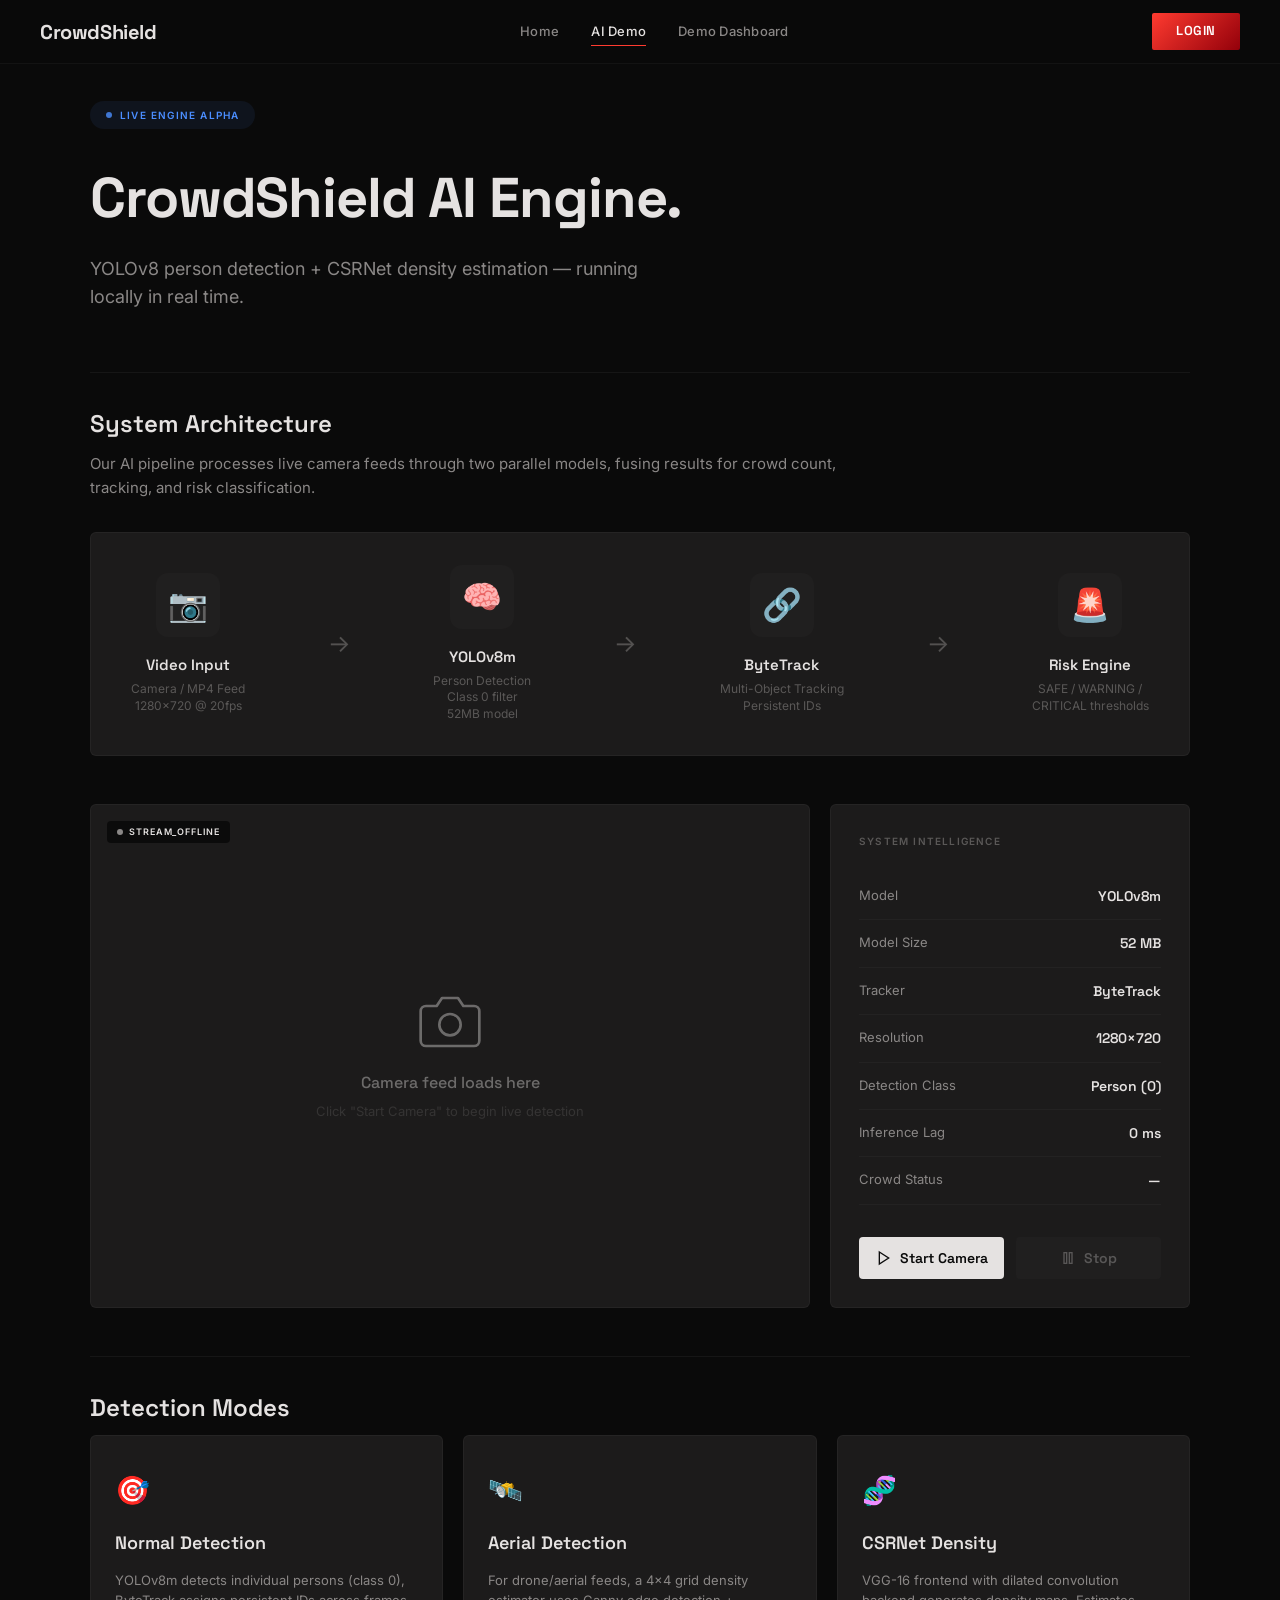
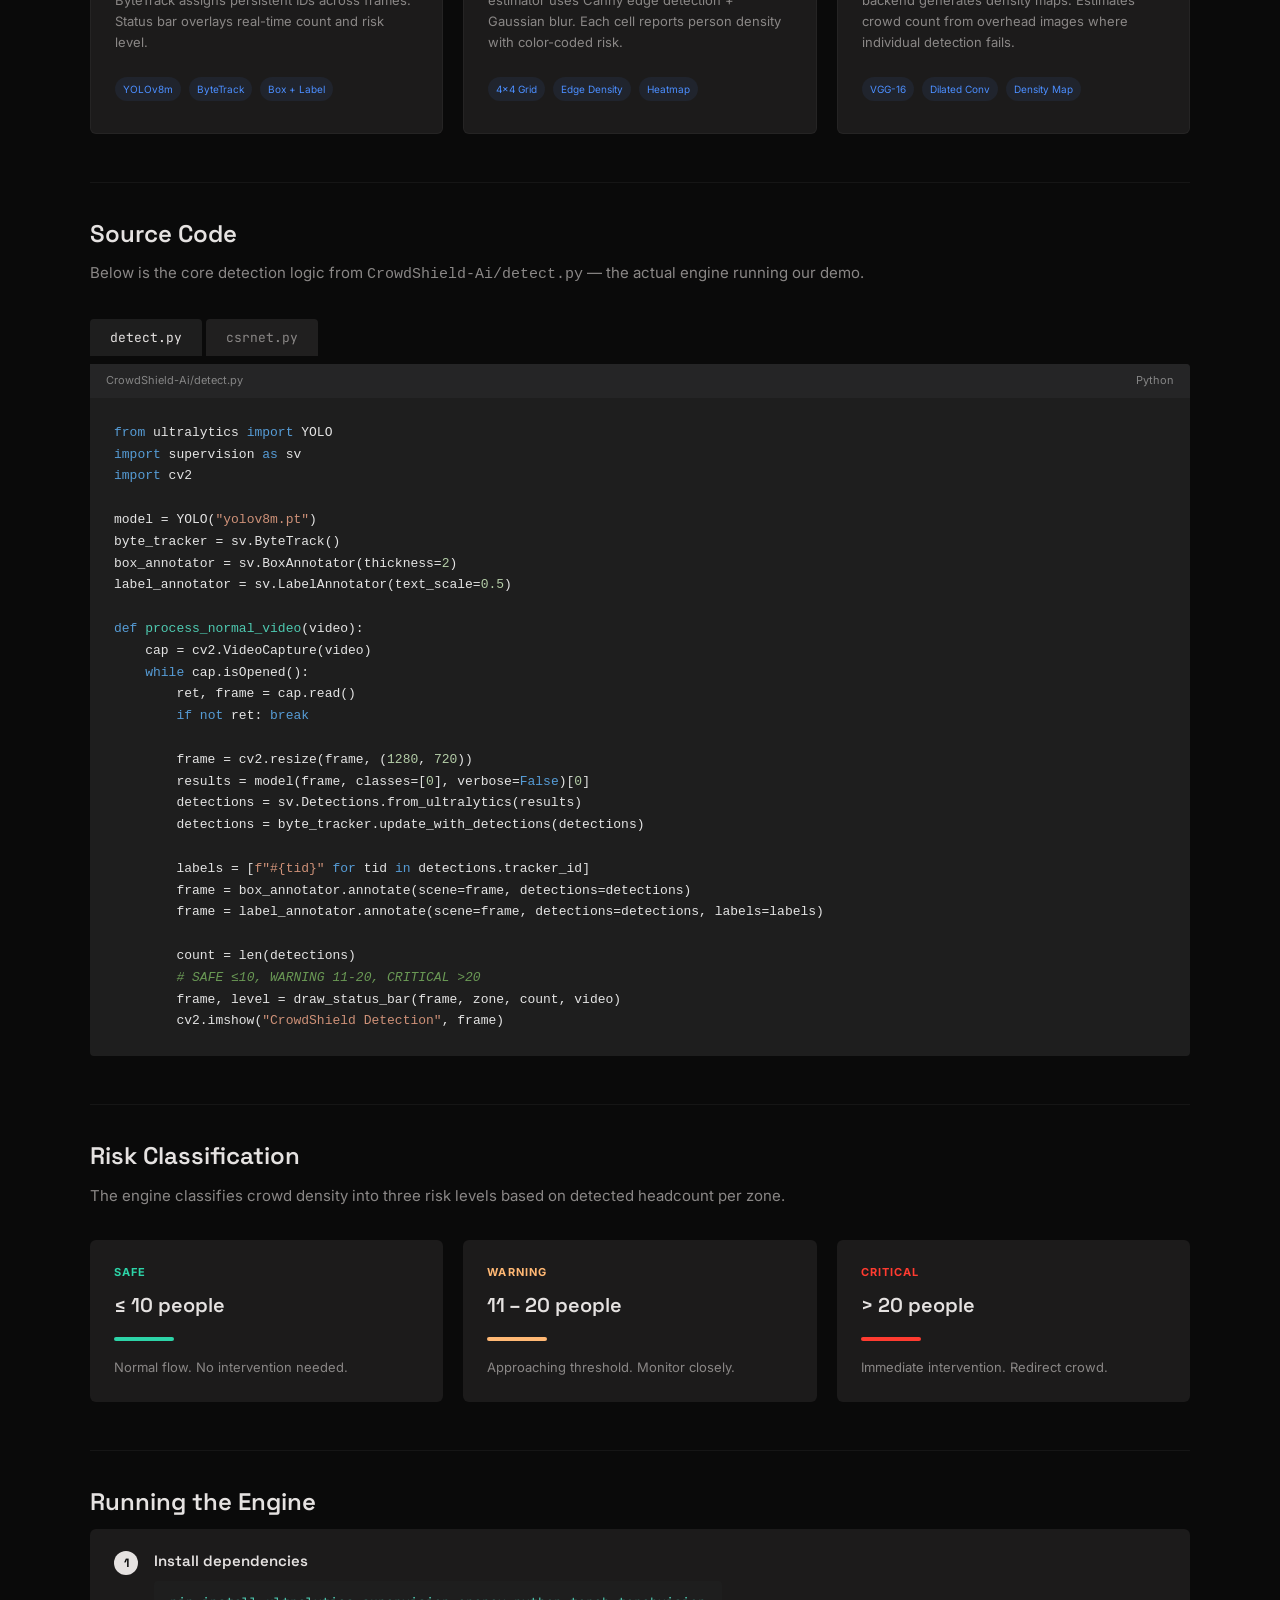
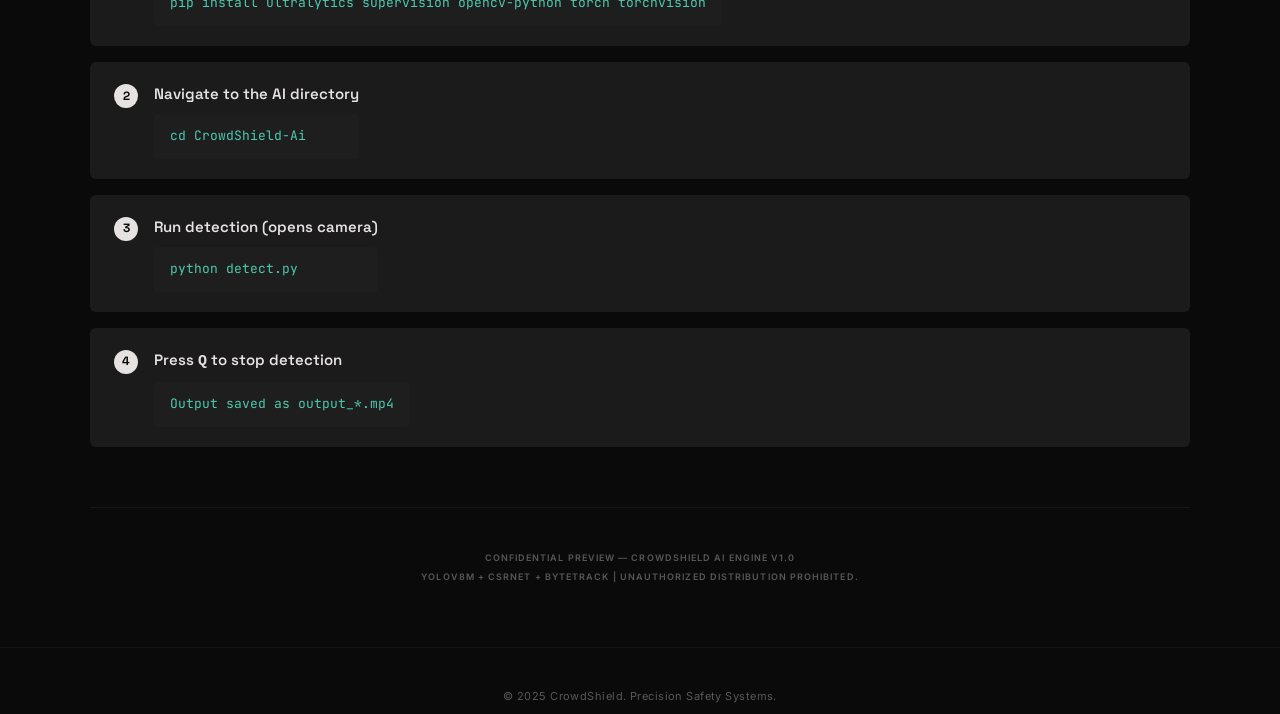
<file: ai-demo.html>
<!DOCTYPE html>
<html lang="en">
<head>
    <meta charset="UTF-8">
    <meta name="viewport" content="width=device-width, initial-scale=1.0">
    <meta name="description" content="CrowdShield — Live AI Crowd Detection Engine. YOLOv8 + CSRNet powered real-time safety intelligence.">
    <title>CrowdShield — AI Demo</title>
    <link rel="preconnect" href="https://fonts.googleapis.com">
    <link rel="preconnect" href="https://fonts.gstatic.com" crossorigin>
    <link href="https://fonts.googleapis.com/css2?family=Space+Grotesk:wght@400;500;600;700&family=Inter:wght@300;400;500;600;700&family=JetBrains+Mono:wght@400;500;600&display=swap" rel="stylesheet">
    <link rel="stylesheet" href="styles.css">
</head>
<body>
    <!-- Navigation -->
    <nav class="navbar">
        <a href="index.html" class="nav-logo">CrowdShield</a>
        <div class="nav-links">
            <a href="index.html" class="nav-link">Home</a>
            <a href="ai-demo.html" class="nav-link active">AI Demo</a>
            <a href="event-entry.html" class="nav-link">Demo Dashboard</a>
        </div>
        <a href="event-entry.html" class="nav-btn">Login</a>
    </nav>

    <!-- AI Demo Content -->
    <main class="ai-demo-page">
        <div class="ai-demo-content">
            <div class="ai-badge">
                <span class="ai-badge-dot"></span>
                LIVE ENGINE ALPHA
            </div>
            <h1 class="ai-heading">CrowdShield AI Engine.</h1>
            <p class="ai-subheading">YOLOv8 person detection + CSRNet density estimation — running locally in real time.</p>

            <!-- ===== ARCHITECTURE OVERVIEW ===== -->
            <div class="ai-arch-section">
                <h2 class="ai-section-title">System Architecture</h2>
                <p class="ai-section-desc">Our AI pipeline processes live camera feeds through two parallel models, fusing results for crowd count, tracking, and risk classification.</p>

                <div class="ai-pipeline">
                    <div class="pipeline-node input-node">
                        <div class="pipeline-icon">📷</div>
                        <p class="pipeline-label">Video Input</p>
                        <p class="pipeline-sub">Camera / MP4 Feed<br>1280×720 @ 20fps</p>
                    </div>
                    <div class="pipeline-arrow">→</div>
                    <div class="pipeline-node model-node">
                        <div class="pipeline-icon">🧠</div>
                        <p class="pipeline-label">YOLOv8m</p>
                        <p class="pipeline-sub">Person Detection<br>Class 0 filter<br>52MB model</p>
                    </div>
                    <div class="pipeline-arrow">→</div>
                    <div class="pipeline-node model-node">
                        <div class="pipeline-icon">🔗</div>
                        <p class="pipeline-label">ByteTrack</p>
                        <p class="pipeline-sub">Multi-Object Tracking<br>Persistent IDs</p>
                    </div>
                    <div class="pipeline-arrow">→</div>
                    <div class="pipeline-node output-node">
                        <div class="pipeline-icon">🚨</div>
                        <p class="pipeline-label">Risk Engine</p>
                        <p class="pipeline-sub">SAFE / WARNING /<br>CRITICAL thresholds</p>
                    </div>
                </div>
            </div>

            <!-- ===== LIVE CAMERA FEED ===== -->
            <div class="ai-camera-area">
                <div class="camera-feed" id="camera-feed">
                    <div class="camera-stream-badge" id="stream-badge">
                        <span class="camera-stream-dot" id="stream-dot"></span>
                        <span id="stream-status">STREAM_OFFLINE</span>
                    </div>
                    <img id="camera-video" style="display:none; width:100%; height:100%; object-fit:cover;">
                    <canvas id="camera-canvas" style="display:none; width:100%; height:100%;"></canvas>
                    <div class="camera-icon" id="camera-placeholder">
                        <svg width="64" height="64" viewBox="0 0 24 24" fill="none" stroke="currentColor" stroke-width="1" stroke-linecap="round" stroke-linejoin="round">
                            <path d="M23 19a2 2 0 0 1-2 2H3a2 2 0 0 1-2-2V8a2 2 0 0 1 2-2h4l2-3h6l2 3h4a2 2 0 0 1 2 2z"/>
                            <circle cx="12" cy="13" r="4"/>
                        </svg>
                        <p class="camera-text">Camera feed loads here</p>
                        <p class="camera-sub">Click "Start Camera" to begin live detection</p>
                    </div>
                    <!-- Overlay HUD rendered on top of feed -->
                    <div class="camera-hud" id="camera-hud" style="display:none;">
                        <div class="hud-top">
                            <span class="hud-zone" id="hud-zone">Zone D: Live Camera</span>
                            <span class="hud-time" id="hud-time">00:00:00</span>
                        </div>
                        <div class="hud-bottom">
                            <span class="hud-count" id="hud-count">0 people detected</span>
                            <span class="hud-level safe" id="hud-level">SAFE</span>
                        </div>
                    </div>
                </div>

                <div class="ai-system-panel">
                    <p class="ai-panel-title">SYSTEM INTELLIGENCE</p>
                    <div class="ai-stat-row">
                        <span class="ai-stat-label">Model</span>
                        <span class="ai-stat-value" id="stat-model">YOLOv8m</span>
                    </div>
                    <div class="ai-stat-row">
                        <span class="ai-stat-label">Model Size</span>
                        <span class="ai-stat-value">52 MB</span>
                    </div>
                    <div class="ai-stat-row">
                        <span class="ai-stat-label">Tracker</span>
                        <span class="ai-stat-value">ByteTrack</span>
                    </div>
                    <div class="ai-stat-row">
                        <span class="ai-stat-label">Resolution</span>
                        <span class="ai-stat-value">1280×720</span>
                    </div>
                    <div class="ai-stat-row">
                        <span class="ai-stat-label">Detection Class</span>
                        <span class="ai-stat-value">Person (0)</span>
                    </div>
                    <div class="ai-stat-row">
                        <span class="ai-stat-label">Inference Lag</span>
                        <span class="ai-stat-value" id="stat-inference">0 ms</span>
                    </div>
                    <div class="ai-stat-row">
                        <span class="ai-stat-label">Crowd Status</span>
                        <span class="ai-stat-value" id="stat-status">—</span>
                    </div>

                    <div class="ai-controls">
                        <button class="ai-btn" id="btn-start-camera" onclick="startCamera()">
                            <svg width="16" height="16" viewBox="0 0 24 24" fill="none" stroke="currentColor" stroke-width="2"><polygon points="5 3 19 12 5 21 5 3"/></svg>
                            Start Camera
                        </button>
                        <button class="ai-btn secondary" id="btn-stop-camera" onclick="stopCamera()" disabled>
                            <svg width="16" height="16" viewBox="0 0 24 24" fill="none" stroke="currentColor" stroke-width="2"><rect x="6" y="4" width="4" height="16"/><rect x="14" y="4" width="4" height="16"/></svg>
                            Stop
                        </button>
                    </div>
                </div>
            </div>

            <!-- ===== DETECTION MODES ===== -->
            <div class="ai-modes-section">
                <h2 class="ai-section-title">Detection Modes</h2>
                <div class="ai-modes-grid">
                    <div class="ai-mode-card">
                        <div class="mode-icon">🎯</div>
                        <h3 class="mode-title">Normal Detection</h3>
                        <p class="mode-desc">YOLOv8m detects individual persons (class 0), ByteTrack assigns persistent IDs across frames. Status bar overlays real-time count and risk level.</p>
                        <div class="mode-specs">
                            <span class="mode-spec">YOLOv8m</span>
                            <span class="mode-spec">ByteTrack</span>
                            <span class="mode-spec">Box + Label</span>
                        </div>
                    </div>
                    <div class="ai-mode-card">
                        <div class="mode-icon">🛰️</div>
                        <h3 class="mode-title">Aerial Detection</h3>
                        <p class="mode-desc">For drone/aerial feeds, a 4×4 grid density estimator uses Canny edge detection + Gaussian blur. Each cell reports person density with color-coded risk.</p>
                        <div class="mode-specs">
                            <span class="mode-spec">4×4 Grid</span>
                            <span class="mode-spec">Edge Density</span>
                            <span class="mode-spec">Heatmap</span>
                        </div>
                    </div>
                    <div class="ai-mode-card">
                        <div class="mode-icon">🧬</div>
                        <h3 class="mode-title">CSRNet Density</h3>
                        <p class="mode-desc">VGG-16 frontend with dilated convolution backend generates density maps. Estimates crowd count from overhead images where individual detection fails.</p>
                        <div class="mode-specs">
                            <span class="mode-spec">VGG-16</span>
                            <span class="mode-spec">Dilated Conv</span>
                            <span class="mode-spec">Density Map</span>
                        </div>
                    </div>
                </div>
            </div>

            <!-- ===== CODE PREVIEW ===== -->
            <div class="ai-code-section">
                <h2 class="ai-section-title">Source Code</h2>
                <p class="ai-section-desc">Below is the core detection logic from <code>CrowdShield-Ai/detect.py</code> — the actual engine running our demo.</p>

                <div class="code-tabs">
                    <button class="code-tab active" onclick="showCodeTab('detect')">detect.py</button>
                    <button class="code-tab" onclick="showCodeTab('csrnet')">csrnet.py</button>
                </div>

                <div class="code-block" id="code-detect">
                    <div class="code-header">
                        <span class="code-filename">CrowdShield-Ai/detect.py</span>
                        <span class="code-lang">Python</span>
                    </div>
                    <pre class="code-content"><code><span class="kw">from</span> ultralytics <span class="kw">import</span> YOLO
<span class="kw">import</span> supervision <span class="kw">as</span> sv
<span class="kw">import</span> cv2

model = YOLO(<span class="str">"yolov8m.pt"</span>)
byte_tracker = sv.ByteTrack()
box_annotator = sv.BoxAnnotator(thickness=<span class="num">2</span>)
label_annotator = sv.LabelAnnotator(text_scale=<span class="num">0.5</span>)

<span class="kw">def</span> <span class="fn">process_normal_video</span>(video):
    cap = cv2.VideoCapture(video)
    <span class="kw">while</span> cap.isOpened():
        ret, frame = cap.read()
        <span class="kw">if not</span> ret: <span class="kw">break</span>

        frame = cv2.resize(frame, (<span class="num">1280</span>, <span class="num">720</span>))
        results = model(frame, classes=[<span class="num">0</span>], verbose=<span class="kw">False</span>)[<span class="num">0</span>]
        detections = sv.Detections.from_ultralytics(results)
        detections = byte_tracker.update_with_detections(detections)

        labels = [<span class="str">f"#{tid}"</span> <span class="kw">for</span> tid <span class="kw">in</span> detections.tracker_id]
        frame = box_annotator.annotate(scene=frame, detections=detections)
        frame = label_annotator.annotate(scene=frame, detections=detections, labels=labels)

        count = len(detections)
        <span class="cmt"># SAFE ≤10, WARNING 11-20, CRITICAL &gt;20</span>
        frame, level = draw_status_bar(frame, zone, count, video)
        cv2.imshow(<span class="str">"CrowdShield Detection"</span>, frame)</code></pre>
                </div>

                <div class="code-block" id="code-csrnet" style="display:none;">
                    <div class="code-header">
                        <span class="code-filename">CrowdShield-Ai/csrnet.py</span>
                        <span class="code-lang">Python</span>
                    </div>
                    <pre class="code-content"><code><span class="kw">import</span> torch
<span class="kw">import</span> torch.nn <span class="kw">as</span> nn
<span class="kw">from</span> torchvision <span class="kw">import</span> models

<span class="kw">class</span> <span class="fn">CSRNet</span>(nn.Module):
    <span class="kw">def</span> <span class="fn">__init__</span>(self):
        <span class="kw">super</span>(CSRNet, self).__init__()
        vgg = models.vgg16(weights=models.VGG16_Weights.DEFAULT)
        features = list(vgg.features.children())
        self.frontend = nn.Sequential(*features[:<span class="num">23</span>])
        self.backend = nn.Sequential(
            nn.Conv2d(<span class="num">512</span>, <span class="num">512</span>, <span class="num">3</span>, padding=<span class="num">2</span>, dilation=<span class="num">2</span>),
            nn.ReLU(inplace=<span class="kw">True</span>),
            nn.Conv2d(<span class="num">512</span>, <span class="num">512</span>, <span class="num">3</span>, padding=<span class="num">2</span>, dilation=<span class="num">2</span>),
            nn.ReLU(inplace=<span class="kw">True</span>),
            nn.Conv2d(<span class="num">512</span>, <span class="num">256</span>, <span class="num">3</span>, padding=<span class="num">2</span>, dilation=<span class="num">2</span>),
            nn.ReLU(inplace=<span class="kw">True</span>),
            nn.Conv2d(<span class="num">256</span>, <span class="num">128</span>, <span class="num">3</span>, padding=<span class="num">2</span>, dilation=<span class="num">2</span>),
            nn.ReLU(inplace=<span class="kw">True</span>),
            nn.Conv2d(<span class="num">128</span>, <span class="num">64</span>, <span class="num">3</span>, padding=<span class="num">2</span>, dilation=<span class="num">2</span>),
            nn.ReLU(inplace=<span class="kw">True</span>),
        )
        self.output_layer = nn.Conv2d(<span class="num">64</span>, <span class="num">1</span>, <span class="num">1</span>)

    <span class="kw">def</span> <span class="fn">forward</span>(self, x):
        x = self.frontend(x)
        x = self.backend(x)
        x = self.output_layer(x)
        <span class="kw">return</span> x</code></pre>
                </div>
            </div>

            <!-- ===== RISK THRESHOLDS ===== -->
            <div class="ai-thresholds-section">
                <h2 class="ai-section-title">Risk Classification</h2>
                <p class="ai-section-desc">The engine classifies crowd density into three risk levels based on detected headcount per zone.</p>
                <div class="threshold-grid">
                    <div class="threshold-card safe-card">
                        <div class="threshold-level">SAFE</div>
                        <div class="threshold-range">≤ 10 people</div>
                        <div class="threshold-bar safe-bar"></div>
                        <p class="threshold-desc">Normal flow. No intervention needed.</p>
                    </div>
                    <div class="threshold-card warning-card">
                        <div class="threshold-level">WARNING</div>
                        <div class="threshold-range">11 – 20 people</div>
                        <div class="threshold-bar warning-bar"></div>
                        <p class="threshold-desc">Approaching threshold. Monitor closely.</p>
                    </div>
                    <div class="threshold-card critical-card">
                        <div class="threshold-level">CRITICAL</div>
                        <div class="threshold-range">> 20 people</div>
                        <div class="threshold-bar critical-bar"></div>
                        <p class="threshold-desc">Immediate intervention. Redirect crowd.</p>
                    </div>
                </div>
            </div>

            <!-- ===== HOW TO RUN ===== -->
            <div class="ai-run-section">
                <h2 class="ai-section-title">Running the Engine</h2>
                <div class="run-steps">
                    <div class="run-step">
                        <span class="step-num">1</span>
                        <div class="step-content">
                            <p class="step-title">Install dependencies</p>
                            <code class="step-code">pip install ultralytics supervision opencv-python torch torchvision</code>
                        </div>
                    </div>
                    <div class="run-step">
                        <span class="step-num">2</span>
                        <div class="step-content">
                            <p class="step-title">Navigate to the AI directory</p>
                            <code class="step-code">cd CrowdShield-Ai</code>
                        </div>
                    </div>
                    <div class="run-step">
                        <span class="step-num">3</span>
                        <div class="step-content">
                            <p class="step-title">Run detection (opens camera)</p>
                            <code class="step-code">python detect.py</code>
                        </div>
                    </div>
                    <div class="run-step">
                        <span class="step-num">4</span>
                        <div class="step-content">
                            <p class="step-title">Press <kbd>Q</kbd> to stop detection</p>
                            <code class="step-code">Output saved as output_*.mp4</code>
                        </div>
                    </div>
                </div>
            </div>

            <div class="ai-confidential">
                CONFIDENTIAL PREVIEW — CROWDSHIELD AI ENGINE V1.0<br>
                YOLOv8m + CSRNet + ByteTrack | UNAUTHORIZED DISTRIBUTION PROHIBITED.
            </div>
        </div>
    </main>

    <!-- Footer -->
    <footer class="site-footer">
        <p class="footer-copy">&copy; 2025 CrowdShield. Precision Safety Systems.</p>
    </footer>

    <script>
        // ===== Camera Controls =====
        var videoEl = document.getElementById('camera-video');
        var canvasEl = document.getElementById('camera-canvas');
        var placeholder = document.getElementById('camera-placeholder');
        var streamBadge = document.getElementById('stream-badge');
        var streamDot = document.getElementById('stream-dot');
        var streamStatus = document.getElementById('stream-status');
        var hud = document.getElementById('camera-hud');
        var hudTime = document.getElementById('hud-time');
        var hudCount = document.getElementById('hud-count');
        var hudLevel = document.getElementById('hud-level');
        var btnStart = document.getElementById('btn-start-camera');
        var btnStop = document.getElementById('btn-stop-camera');
        var statInference = document.getElementById('stat-inference');
        var statStatusEl = document.getElementById('stat-status');

        var cameraStream = null;
        var simInterval = null;

        function startCamera() {
            videoEl.src = 'https://native-amber-dramatic.ngrok-free.dev/video_feed';
            videoEl.style.display = 'block';
            placeholder.style.display = 'none';
            hud.style.display = 'flex';
            streamDot.style.background = '#2dd4a8';
            streamDot.style.boxShadow = '0 0 8px #2dd4a8';
            streamStatus.textContent = 'STREAM_LIVE';
            btnStart.disabled = true;
            btnStop.disabled = false;

            // Fetch live API stats asynchronously
            simInterval = setInterval(updateSimStats, 1000);
        }

        function stopCamera() {
            videoEl.style.display = 'none';
            videoEl.src = '';
            placeholder.style.display = 'flex';
            hud.style.display = 'none';
            streamDot.style.background = '';
            streamDot.style.boxShadow = '';
            streamStatus.textContent = 'STREAM_OFFLINE';
            btnStart.disabled = false;
            btnStop.disabled = true;
            if (simInterval) clearInterval(simInterval);
            statInference.textContent = '0 ms';
            statStatusEl.textContent = '—';
        }

        var lastValidCount = 0;
        var lastValidLevel = 'SAFE';

        function updateSimStats() {
            var now = new Date();
            hudTime.textContent = now.toLocaleTimeString('en-GB');

            // Fetch live data from the Python API Server
            fetch('https://native-amber-dramatic.ngrok-free.dev/api/crowd-data?t=' + now.getTime())
                .then(response => {
                    if (!response.ok) throw new Error("API not running or unreachable");
                    return response.json();
                })
                .then(data => {
                    var count = (data.count !== undefined) ? data.count : lastValidCount;
                    var cls = data.level ? data.level.toLowerCase() : 'safe';
                    var level = data.level || 'SAFE';
                    var lag = 12 + Math.floor(Math.random() * 8); // inference representation
                    
                    lastValidCount = count;
                    lastValidLevel = level;

                    statInference.textContent = lag + ' ms';
                    statStatusEl.textContent = level;
                    statStatusEl.style.color = cls === 'critical' ? '#ff3b30' : cls === 'warning' ? '#ffb874' : '#2dd4a8';
                    hudCount.textContent = count + (count === 1 ? ' person detected' : ' people detected');
                    hudLevel.textContent = level;
                    hudLevel.className = 'hud-level ' + cls;
                })
                .catch(err => {
                    console.warn("Live data unavailable:", err.message);
                    // Do not generate random numbers. Rely strictly on model data.
                    // If no data has ever been received, show 0.
                    statInference.textContent = '— ms';
                    statStatusEl.textContent = lastValidCount === 0 ? 'WAITING' : lastValidLevel;
                    statStatusEl.style.color = '#text-muted';
                    hudCount.textContent = lastValidCount === 0 ? 'Awaiting AI stream...' : (lastValidCount + (lastValidCount === 1 ? ' person (cache)' : ' people (cache)'));
                });
        }

        // ===== Code Tab Switching =====
        function showCodeTab(tab) {
            document.getElementById('code-detect').style.display = tab === 'detect' ? 'block' : 'none';
            document.getElementById('code-csrnet').style.display = tab === 'csrnet' ? 'block' : 'none';
            document.querySelectorAll('.code-tab').forEach(function(t) { t.classList.remove('active'); });
            event.target.classList.add('active');
        }
    </script>
</body>
</html>
</file>
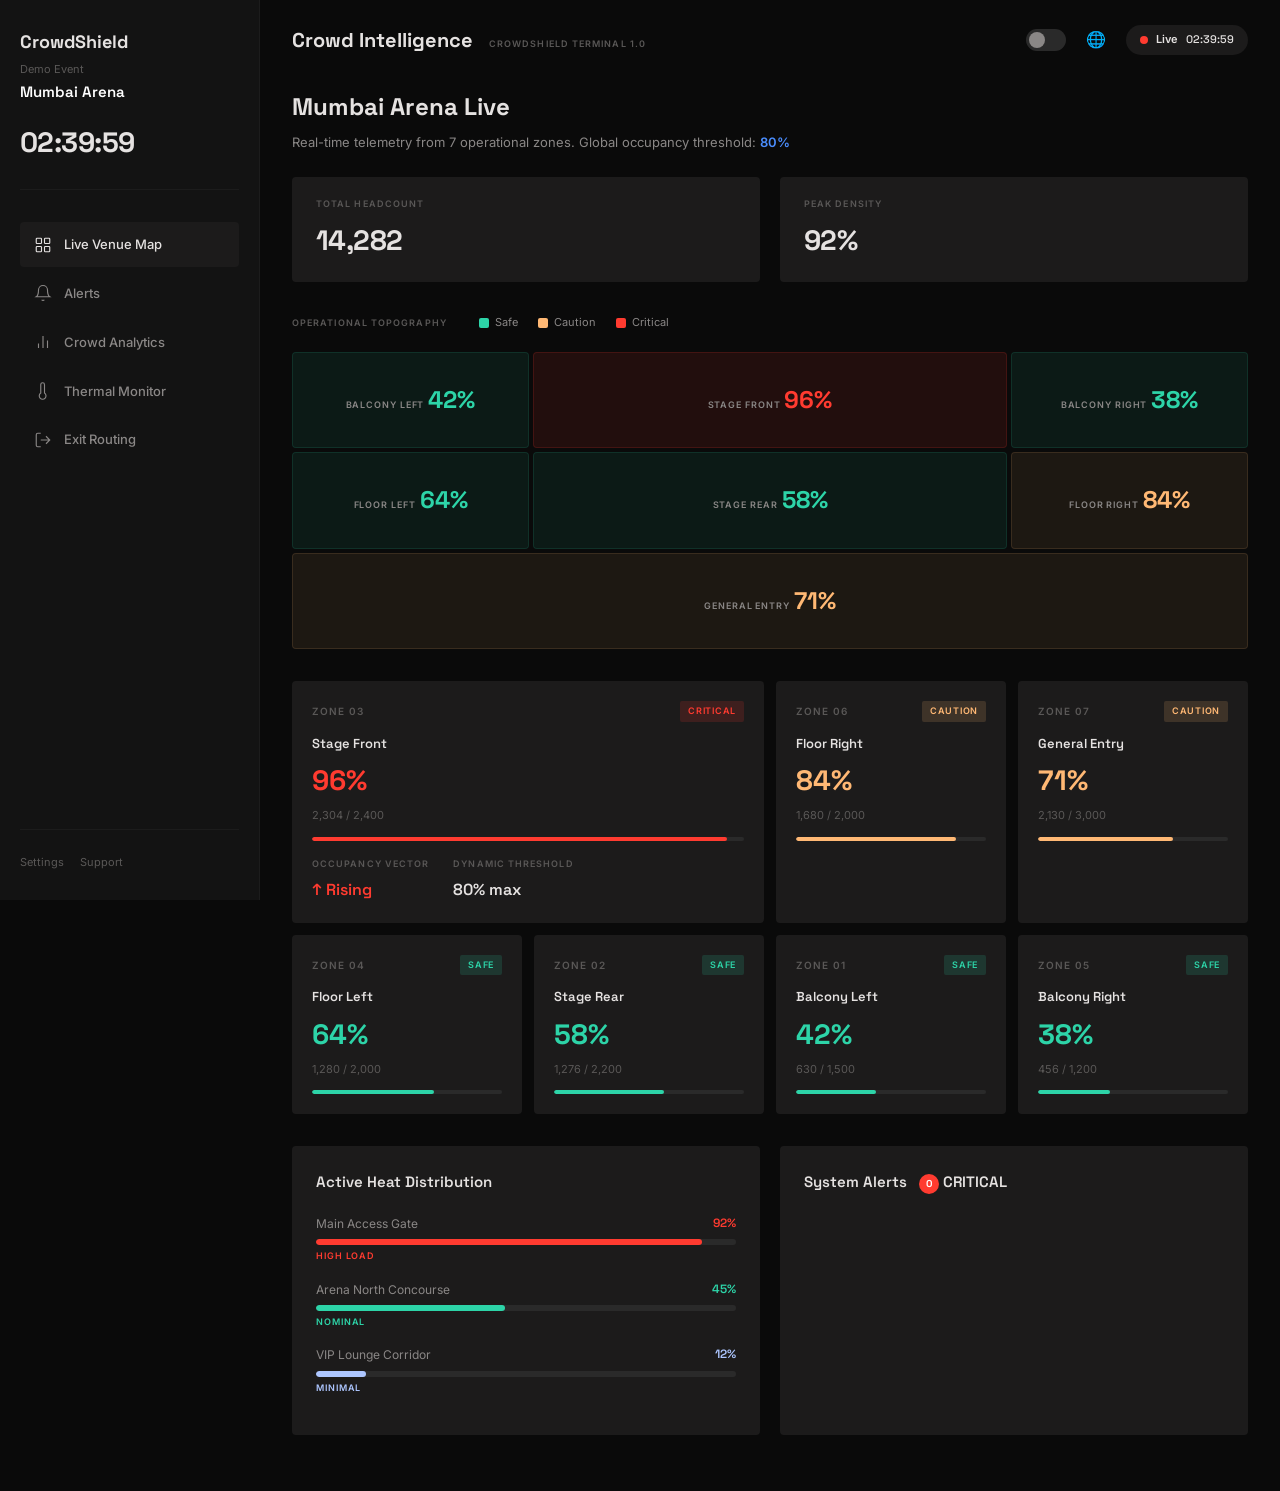
<file: dashboard.html>
<!DOCTYPE html>
<html lang="en">
<head>
    <meta charset="UTF-8">
    <meta name="viewport" content="width=device-width, initial-scale=1.0">
    <meta name="description" content="CrowdShield — Real-time Crowd Intelligence Dashboard. Live venue monitoring and safety alerts.">
    <title>CrowdShield — Dashboard</title>
    <link rel="preconnect" href="https://fonts.googleapis.com">
    <link rel="preconnect" href="https://fonts.gstatic.com" crossorigin>
    <link href="https://fonts.googleapis.com/css2?family=Space+Grotesk:wght@400;500;600;700&family=Inter:wght@300;400;500;600;700&display=swap" rel="stylesheet">
    <link rel="stylesheet" href="styles.css">
</head>
<body>
    <div class="dashboard-layout">
        <!-- Sidebar -->
        <aside class="sidebar">
            <a href="index.html" class="sidebar-logo">CrowdShield</a>
            <p class="sidebar-event-label">Demo Event</p>
            <p class="sidebar-event-name">Mumbai Arena</p>
            <div class="sidebar-clock" id="sidebar-clock">00:00:00</div>

            <nav class="sidebar-nav">
                <div class="sidebar-link active" data-page="venue-map" id="nav-venue-map">
                    <svg viewBox="0 0 24 24"><rect x="3" y="3" width="7" height="7" rx="1"/><rect x="14" y="3" width="7" height="7" rx="1"/><rect x="3" y="14" width="7" height="7" rx="1"/><rect x="14" y="14" width="7" height="7" rx="1"/></svg>
                    Live Venue Map
                </div>
                <div class="sidebar-link" data-page="alerts" id="nav-alerts">
                    <svg viewBox="0 0 24 24"><path d="M18 8A6 6 0 0 0 6 8c0 7-3 9-3 9h18s-3-2-3-9"/><path d="M13.73 21a2 2 0 0 1-3.46 0"/></svg>
                    Alerts
                </div>
                <div class="sidebar-link" data-page="analytics" id="nav-analytics">
                    <svg viewBox="0 0 24 24"><path d="M18 20V10M12 20V4M6 20v-6"/></svg>
                    Crowd Analytics
                </div>
                <div class="sidebar-link" data-page="thermal" id="nav-thermal">
                    <svg viewBox="0 0 24 24"><path d="M14 14.76V3.5a2.5 2.5 0 0 0-5 0v11.26a4.5 4.5 0 1 0 5 0z"/></svg>
                    Thermal Monitor
                </div>
                <div class="sidebar-link" data-page="exit-routing" id="nav-exit-routing">
                    <svg viewBox="0 0 24 24"><path d="M9 21H5a2 2 0 0 1-2-2V5a2 2 0 0 1 2-2h4M16 17l5-5-5-5M21 12H9"/></svg>
                    Exit Routing
                </div>
            </nav>

            <div class="sidebar-bottom">

                <div class="sidebar-meta-links">
                    <span class="sidebar-meta-link">Settings</span>
                    <span class="sidebar-meta-link">Support</span>
                </div>
            </div>
        </aside>

        <!-- Main Content Area -->
        <main class="dashboard-main">
            <!-- Top Bar -->
            <div class="dash-topbar">
                <div class="dash-topbar-left">
                    <span class="dash-topbar-title">Crowd Intelligence</span>
                    <span class="dash-topbar-tag">CROWDSHIELD TERMINAL 1.0</span>
                </div>
                <div class="dash-topbar-right">
                    <div class="dash-toggle" id="theme-toggle" title="Toggle theme"></div>
                    <span class="dash-globe" title="Region">🌐</span>
                    <div class="live-indicator">
                        <span class="live-dot"></span>
                        <span>Live</span>
                        <span class="live-time" id="topbar-time">00:00:00</span>
                    </div>
                </div>
            </div>

            <!-- ===== SUB-PAGE: VENUE MAP (Default) ===== -->
            <div class="dash-subpage active" id="page-venue-map">
                <div class="dash-heading-area">
                    <h1 class="dash-heading">Mumbai Arena Live</h1>
                    <p class="dash-subtitle">Real-time telemetry from 7 operational zones. Global occupancy threshold: <span class="highlight">80%</span></p>
                </div>

                <div class="dash-stats-row">
                    <div class="dash-stat-card">
                        <p class="dash-stat-label">TOTAL HEADCOUNT</p>
                        <p class="dash-stat-value" id="total-headcount">14,282</p>
                    </div>
                    <div class="dash-stat-card">
                        <p class="dash-stat-label">PEAK DENSITY</p>
                        <p class="dash-stat-value" id="peak-density">92%</p>
                    </div>
                </div>

                <!-- Legend -->
                <div class="venue-legend">
                    <span class="venue-legend-title">OPERATIONAL TOPOGRAPHY</span>
                    <div class="legend-item"><span class="legend-dot safe"></span> Safe</div>
                    <div class="legend-item"><span class="legend-dot caution"></span> Caution</div>
                    <div class="legend-item"><span class="legend-dot critical"></span> Critical</div>
                </div>

                <!-- Venue Map Grid -->
                <div class="venue-map-grid" id="venue-map-grid">
                    <div class="zone-cell safe" data-zone="balcony-left">
                        <span class="zone-cell-name">Balcony Left</span>
                        <span class="zone-cell-pct" id="map-balcony-left">42%</span>
                    </div>
                    <div class="zone-cell critical" data-zone="stage-front">
                        <span class="zone-cell-name">Stage Front</span>
                        <span class="zone-cell-pct" id="map-stage-front">96%</span>
                    </div>
                    <div class="zone-cell safe" data-zone="balcony-right">
                        <span class="zone-cell-name">Balcony Right</span>
                        <span class="zone-cell-pct" id="map-balcony-right">38%</span>
                    </div>
                    <div class="zone-cell safe" data-zone="floor-left">
                        <span class="zone-cell-name">Floor Left</span>
                        <span class="zone-cell-pct" id="map-floor-left">64%</span>
                    </div>
                    <div class="zone-cell safe" data-zone="stage-rear">
                        <span class="zone-cell-name">Stage Rear</span>
                        <span class="zone-cell-pct" id="map-stage-rear">58%</span>
                    </div>
                    <div class="zone-cell caution" data-zone="floor-right">
                        <span class="zone-cell-name">Floor Right</span>
                        <span class="zone-cell-pct" id="map-floor-right">84%</span>
                    </div>
                    <div class="zone-cell caution full-width" data-zone="general-entry">
                        <span class="zone-cell-name">General Entry</span>
                        <span class="zone-cell-pct" id="map-general-entry">71%</span>
                    </div>
                </div>

                <!-- Zone Detail Cards -->
                <div class="zone-detail-grid" id="zone-detail-grid">
                    <!-- Generated by JS -->
                </div>

                <!-- Bottom Panels -->
                <div class="dash-bottom-panels">
                    <div class="dash-panel">
                        <h3 class="dash-panel-title">Active Heat Distribution</h3>
                        <div class="heat-bar-item">
                            <div class="heat-bar-header">
                                <span class="heat-bar-name">Main Access Gate</span>
                                <span class="heat-bar-value high" id="heat-main-gate">92%</span>
                            </div>
                            <div class="heat-bar-track"><div class="heat-bar-fill high" id="heat-fill-main" style="width:92%"></div></div>
                            <p class="heat-bar-tag high">HIGH LOAD</p>
                        </div>
                        <div class="heat-bar-item">
                            <div class="heat-bar-header">
                                <span class="heat-bar-name">Arena North Concourse</span>
                                <span class="heat-bar-value nominal" id="heat-north">45%</span>
                            </div>
                            <div class="heat-bar-track"><div class="heat-bar-fill nominal" id="heat-fill-north" style="width:45%"></div></div>
                            <p class="heat-bar-tag nominal">NOMINAL</p>
                        </div>
                        <div class="heat-bar-item">
                            <div class="heat-bar-header">
                                <span class="heat-bar-name">VIP Lounge Corridor</span>
                                <span class="heat-bar-value minimal" id="heat-vip">12%</span>
                            </div>
                            <div class="heat-bar-track"><div class="heat-bar-fill minimal" id="heat-fill-vip" style="width:12%"></div></div>
                            <p class="heat-bar-tag minimal">MINIMAL</p>
                        </div>
                    </div>

                    <div class="dash-panel">
                        <h3 class="dash-panel-title">System Alerts <span class="alert-badge-count" id="dash-alert-badge">0</span> CRITICAL</h3>
                        <div id="dash-alerts-container">
                            <!-- Injected by JS -->
                        </div>
                    </div>
                </div>
            </div>

            <!-- ===== SUB-PAGE: ALERTS ===== -->
            <div class="dash-subpage" id="page-alerts">
                <div class="alerts-page-title">
                    <h1 class="dash-heading">System Alerts</h1>
                    <span class="alert-badge-count" id="alert-live-count">5</span>
                </div>
                <p class="alerts-summary">2 active critical alerts across 7 monitored zones.</p>

                <div class="alert-filters">
                    <button class="alert-filter-btn active" data-filter="all">All</button>
                    <button class="alert-filter-btn" data-filter="active">Active</button>
                    <button class="alert-filter-btn" data-filter="resolved">Resolved</button>
                </div>

                <div id="alerts-list">
                    <!-- Injected by JS -->
                </div>
            </div>

            <!-- ===== SUB-PAGE: CROWD ANALYTICS ===== -->
            <div class="dash-subpage" id="page-analytics">
                <h1 class="dash-heading" style="margin-bottom:24px;">Crowd Analytics</h1>

                <div class="analytics-metrics">
                    <div class="analytics-metric-card">
                        <p class="analytics-metric-label">MOST CROWDED ZONE</p>
                        <p class="analytics-metric-value" style="color:var(--red);" id="analytics-crowded-zone">Stage Front</p>
                        <p class="analytics-metric-sub" id="analytics-crowded-pct">96%</p>
                    </div>
                    <div class="analytics-metric-card">
                        <p class="analytics-metric-label">PEAK TIME</p>
                        <p class="analytics-metric-value">12:38 PM</p>
                    </div>
                    <div class="analytics-metric-card">
                        <p class="analytics-metric-label">TOTAL HEADCOUNT</p>
                        <p class="analytics-metric-value" id="analytics-headcount">14,282</p>
                    </div>
                </div>

                <!-- Bar Chart -->
                <div class="bar-chart-section">
                    <h3 class="bar-chart-title">Zone Occupancy Overview</h3>
                    <div id="bar-chart-container">
                        <!-- Generated by JS -->
                    </div>
                </div>

                <!-- Crowd Flow Paths -->
                <div class="flow-paths-section">
                    <h3 class="flow-paths-title">Crowd Flow Paths</h3>
                    <div class="flow-map">
                        <span class="flow-zone-label" style="bottom:10px;left:50%;transform:translateX(-50%);">General Entry</span>
                        <span class="flow-zone-label" style="top:10px;left:50%;transform:translateX(-50%);">Stage Front</span>
                        <span class="flow-zone-label" style="top:50%;left:10px;transform:translateY(-50%);">Floor Left</span>
                        <span class="flow-zone-label" style="top:50%;right:10px;transform:translateY(-50%);">Floor Right</span>
                        <span class="flow-arrow" style="top:70%;left:48%;">↑</span>
                        <span class="flow-arrow" style="top:55%;left:48%;animation-delay:0.3s;">↑</span>
                        <span class="flow-arrow" style="top:40%;left:48%;animation-delay:0.6s;">↑</span>
                        <span class="flow-arrow" style="top:25%;left:48%;animation-delay:0.9s;">↑</span>
                        <span class="flow-arrow" style="top:60%;left:30%;transform:rotate(-30deg);animation-delay:0.4s;">↑</span>
                        <span class="flow-arrow" style="top:60%;right:30%;transform:rotate(30deg);animation-delay:0.5s;">↑</span>
                    </div>
                </div>

                <!-- Bottleneck Zones -->
                <div class="bottleneck-section">
                    <h3 class="bar-chart-title">Bottleneck Zones</h3>
                    <div class="bottleneck-item">
                        <div>
                            <span class="bottleneck-zone">Stage Front</span>
                            <span class="bottleneck-pct" id="bottleneck-sf">96%</span>
                        </div>
                        <span class="bottleneck-note">Immediate bottleneck. Redirection required.</span>
                    </div>
                    <div class="bottleneck-item">
                        <div>
                            <span class="bottleneck-zone">Floor Right</span>
                            <span class="bottleneck-pct" id="bottleneck-fr" style="color:var(--amber);">84%</span>
                        </div>
                        <span class="bottleneck-note">Approaching critical. Monitor entry points.</span>
                    </div>
                </div>

                <!-- Historical Comparison -->
                <div class="chart-placeholder">
                    <h3 class="chart-placeholder-title">Historical Comparison</h3>
                    <div class="chart-canvas-wrap">
                        <canvas id="history-chart" width="800" height="200"></canvas>
                    </div>
                </div>

                <!-- ===== NEW REPORTS ===== -->

                <!-- Report 1: Most Visited Zones -->
                <div class="report-section">
                    <div class="report-header">
                        <h3 class="report-title">📍 Most Visited Zones</h3>
                        <span class="report-tag">FOOTFALL ANALYSIS</span>
                    </div>
                    <p class="report-desc">Ranked by cumulative foot traffic over the current session. Higher dwell time and throughput zones appear first.</p>
                    <div class="report-table" id="report-most-visited">
                        <div class="report-table-header">
                            <span class="report-col-rank">#</span>
                            <span class="report-col-zone">Zone</span>
                            <span class="report-col-value">Visitors</span>
                            <span class="report-col-bar">Share</span>
                            <span class="report-col-trend">Trend</span>
                        </div>
                        <!-- Rows generated by JS -->
                    </div>
                </div>

                <!-- Report 2: Advertiser Exposure -->
                <div class="report-section">
                    <div class="report-header">
                        <h3 class="report-title">📢 Advertiser Exposure Index</h3>
                        <span class="report-tag">COMMERCIAL INSIGHT</span>
                    </div>
                    <p class="report-desc">Estimated impression potential based on zone dwell time × footfall. Advertisers placing signage in higher-ranked zones gain maximum visibility.</p>
                    <div class="report-table" id="report-ad-exposure">
                        <div class="report-table-header">
                            <span class="report-col-rank">#</span>
                            <span class="report-col-zone">Zone</span>
                            <span class="report-col-value">Impressions</span>
                            <span class="report-col-bar">Exposure</span>
                            <span class="report-col-score">Score</span>
                        </div>
                        <!-- Rows generated by JS -->
                    </div>
                </div>

                <!-- Report 3: Entry & Exit Usage -->
                <div class="report-section">
                    <div class="report-header">
                        <h3 class="report-title">🚪 Entry & Exit Usage</h3>
                        <span class="report-tag">ACCESS POINT ANALYSIS</span>
                    </div>
                    <p class="report-desc">Tracks throughput at all monitored entry and exit points. Identifies the most- and least-used access gates to optimise crowd flow and staffing.</p>
                    <div class="entry-exit-grid" id="report-entry-exit">
                        <!-- Cards generated by JS -->
                    </div>
                </div>

            </div>

            <!-- ===== SUB-PAGE: THERMAL MONITOR ===== -->
            <div class="dash-subpage" id="page-thermal">
                <h1 class="dash-heading" style="margin-bottom:8px;">Thermal Monitor</h1>
                <p class="thermal-subtitle">Simulated thermal feed across all operational zones. Updated every 3 seconds.</p>

                <!-- Thermal Heatmap -->
                <div class="thermal-heatmap" id="thermal-heatmap">
                    <div class="thermal-zone" data-zone="balcony-left" style="background: linear-gradient(135deg, #1a4a7a, #2266aa);">
                        <span class="thermal-zone-name">Balcony Left</span>
                        <span class="thermal-zone-pct" id="th-balcony-left">42%</span>
                    </div>
                    <div class="thermal-zone" data-zone="stage-front" style="background: linear-gradient(135deg, #cc2200, #ff4422);">
                        <span class="thermal-zone-name">Stage Front</span>
                        <span class="thermal-zone-pct" id="th-stage-front">96%</span>
                    </div>
                    <div class="thermal-zone" data-zone="balcony-right" style="background: linear-gradient(135deg, #1a4a7a, #2266aa);">
                        <span class="thermal-zone-name">Balcony Right</span>
                        <span class="thermal-zone-pct" id="th-balcony-right">38%</span>
                    </div>
                    <div class="thermal-zone" data-zone="floor-left" style="background: linear-gradient(135deg, #2266aa, #cc8800);">
                        <span class="thermal-zone-name">Floor Left</span>
                        <span class="thermal-zone-pct" id="th-floor-left">64%</span>
                    </div>
                    <div class="thermal-zone" data-zone="stage-rear" style="background: linear-gradient(135deg, #2266aa, #cc8800);">
                        <span class="thermal-zone-name">Stage Rear</span>
                        <span class="thermal-zone-pct" id="th-stage-rear">58%</span>
                    </div>
                    <div class="thermal-zone" data-zone="floor-right" style="background: linear-gradient(135deg, #cc8800, #cc4400);">
                        <span class="thermal-zone-name">Floor Right</span>
                        <span class="thermal-zone-pct" id="th-floor-right">84%</span>
                    </div>
                    <div class="thermal-zone" data-zone="general-entry" style="grid-column: 1 / -1; background: linear-gradient(135deg, #cc8800, #cc4400);">
                        <span class="thermal-zone-name">General Entry</span>
                        <span class="thermal-zone-pct" id="th-general-entry">71%</span>
                    </div>
                </div>

                <!-- Thermal Table -->
                <div class="thermal-table-wrap">
                    <table class="thermal-table">
                        <thead>
                            <tr>
                                <th>Zone Name</th>
                                <th>Simulated Temp</th>
                                <th>Crowd Density</th>
                                <th>Status</th>
                            </tr>
                        </thead>
                        <tbody id="thermal-table-body">
                            <tr><td>Stage Front</td><td id="tt-temp-sf">34.2°C</td><td id="tt-dens-sf">96%</td><td><span class="zone-badge critical">CRITICAL</span></td></tr>
                            <tr><td>Floor Right</td><td id="tt-temp-fr">31.8°C</td><td id="tt-dens-fr">84%</td><td><span class="zone-badge caution">CAUTION</span></td></tr>
                            <tr><td>General Entry</td><td id="tt-temp-ge">30.1°C</td><td id="tt-dens-ge">71%</td><td><span class="zone-badge caution">CAUTION</span></td></tr>
                            <tr><td>Stage Rear</td><td id="tt-temp-sr">28.4°C</td><td id="tt-dens-sr">58%</td><td><span class="zone-badge safe">SAFE</span></td></tr>
                            <tr><td>Floor Left</td><td id="tt-temp-fl">27.9°C</td><td id="tt-dens-fl">64%</td><td><span class="zone-badge safe">SAFE</span></td></tr>
                            <tr><td>Balcony Left</td><td id="tt-temp-bl">25.1°C</td><td id="tt-dens-bl">42%</td><td><span class="zone-badge safe">SAFE</span></td></tr>
                            <tr><td>Balcony Right</td><td id="tt-temp-br">24.6°C</td><td id="tt-dens-br">38%</td><td><span class="zone-badge safe">SAFE</span></td></tr>
                        </tbody>
                    </table>
                </div>

                <p class="thermal-note">Thermal feed is simulated for prototype demonstration purposes.</p>
            </div>

            <!-- ===== SUB-PAGE: EXIT ROUTING ===== -->
            <div class="dash-subpage" id="page-exit-routing">
                <h1 class="dash-heading" style="margin-bottom:8px;">Exit Routing</h1>
                <p class="exit-subtitle">Live exit recommendations based on current zone density. Updated every 5 seconds.</p>

                <!-- Exit Map -->
                <div class="exit-map-container">
                    <div class="exit-venue-outline">
                        <!-- Zone labels inside -->
                        <span class="flow-zone-label" style="top:50%;left:50%;transform:translate(-50%,-50%);background:rgba(0,0,0,0.6);">VENUE FLOOR</span>

                        <!-- Gate A - Left -->
                        <div class="exit-gate" style="top:50%;left:-80px;transform:translateY(-50%);" id="gate-a">
                            <span class="exit-gate-dot clear" id="gate-a-dot"></span>
                            <span>Gate A</span>
                            <span class="exit-gate-label clear" id="gate-a-label">CLEAR</span>
                        </div>

                        <!-- Gate B - Right -->
                        <div class="exit-gate" style="top:50%;right:-110px;transform:translateY(-50%);" id="gate-b">
                            <span class="exit-gate-dot congested" id="gate-b-dot"></span>
                            <span>Gate B</span>
                            <span class="exit-gate-label congested" id="gate-b-label">CONGESTED</span>
                        </div>

                        <!-- Gate C - Bottom Left -->
                        <div class="exit-gate" style="bottom:-40px;left:15%;" id="gate-c">
                            <span class="exit-gate-dot clear" id="gate-c-dot"></span>
                            <span>Gate C</span>
                            <span class="exit-gate-label clear" id="gate-c-label">CLEAR</span>
                        </div>

                        <!-- Gate D - Bottom Right -->
                        <div class="exit-gate" style="bottom:-40px;right:15%;" id="gate-d">
                            <span class="exit-gate-dot moderate" id="gate-d-dot"></span>
                            <span>Gate D</span>
                            <span class="exit-gate-label moderate" id="gate-d-label">MODERATE</span>
                        </div>
                    </div>
                </div>

                <!-- Recommendation -->
                <div class="exit-recommendation">
                    <h3 class="exit-recommendation-title">Recommendation</h3>
                    <p class="exit-recommendation-text" id="exit-recommendation-text">Route Floor Left and Stage Front crowds toward Gate A and Gate C. Gate B is congested — avoid. Gate D is experiencing moderate load — use as secondary overflow only.</p>
                </div>

                <!-- Evacuation Protocol -->
                <div class="evac-protocol">
                    <h3 class="evac-title">Evacuation Protocol</h3>
                    <div class="evac-step">
                        <div class="evac-step-num">1</div>
                        <p class="evac-step-text">Clear Stage Front via Gate A immediately.</p>
                    </div>
                    <div class="evac-step">
                        <div class="evac-step-num">2</div>
                        <p class="evac-step-text">Redirect General Entry arrivals to Gate C.</p>
                    </div>
                    <div class="evac-step">
                        <div class="evac-step-num">3</div>
                        <p class="evac-step-text">Hold Floor Right in place until Gate B congestion resolves.</p>
                    </div>
                </div>
            </div>

        </main>
    </div>

    <script src="dashboard.js"></script>
</body>
</html>
</file>
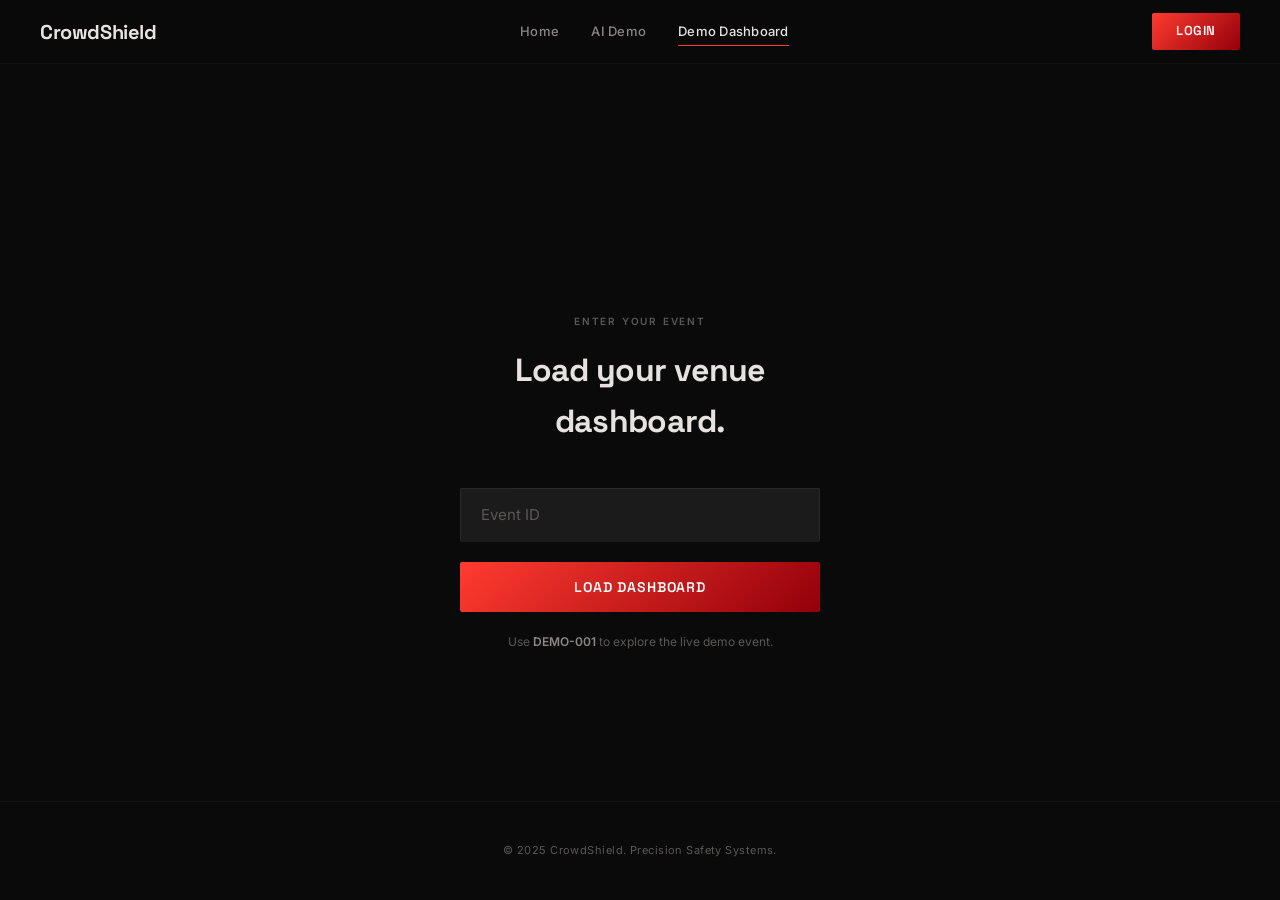
<file: event-entry.html>
<!DOCTYPE html>
<html lang="en">
<head>
    <meta charset="UTF-8">
    <meta name="viewport" content="width=device-width, initial-scale=1.0">
    <meta name="description" content="CrowdShield — Load your venue dashboard with an Event ID.">
    <title>CrowdShield — Event Entry</title>
    <link rel="preconnect" href="https://fonts.googleapis.com">
    <link rel="preconnect" href="https://fonts.gstatic.com" crossorigin>
    <link href="https://fonts.googleapis.com/css2?family=Space+Grotesk:wght@400;500;600;700&family=Inter:wght@300;400;500;600;700&display=swap" rel="stylesheet">
    <link rel="stylesheet" href="styles.css">
</head>
<body>
    <!-- Navigation -->
    <nav class="navbar">
        <a href="index.html" class="nav-logo">CrowdShield</a>
        <div class="nav-links">
            <a href="index.html" class="nav-link">Home</a>
            <a href="ai-demo.html" class="nav-link">AI Demo</a>
            <a href="event-entry.html" class="nav-link active">Demo Dashboard</a>
        </div>
        <a href="event-entry.html" class="nav-btn">Login</a>
    </nav>

    <!-- Event Entry -->
    <main class="event-entry-page">
        <div class="event-entry-box">
            <p class="event-label">ENTER YOUR EVENT</p>
            <h1 class="event-heading">Load your venue dashboard.</h1>
            <form id="event-form">
                <input type="text" class="event-input" id="event-id-input" placeholder="Event ID" autocomplete="off">
                <button type="submit" class="event-submit">Load Dashboard</button>
            </form>
            <p class="event-helper">Use <strong>DEMO-001</strong> to explore the live demo event.</p>
        </div>
    </main>

    <!-- Footer -->
    <footer class="site-footer" style="position: fixed; bottom: 0; left: 0; right: 0;">
        <p class="footer-copy">&copy; 2025 CrowdShield. Precision Safety Systems.</p>
    </footer>

    <script>
        document.getElementById('event-form').addEventListener('submit', function(e) {
            e.preventDefault();
            var id = document.getElementById('event-id-input').value.trim();
            if (id.length > 0) {
                window.location.href = 'dashboard.html?event=' + encodeURIComponent(id);
            }
        });
    </script>
</body>
</html>
</file>
<file: styles.css>
/* ============================================================
   CrowdShield — Design System & Global Styles
   Fonts: Space Grotesk (headlines), Inter (body)
   Theme: Dark cinematic surveillance aesthetic
   ============================================================ */

/* --- CSS Variables (Design Tokens) --- */
:root {
    --bg: #0a0a0a;
    --surface: #131313;
    --surface-low: #1c1b1b;
    --surface-mid: #201f1f;
    --surface-high: #2a2a2a;
    --surface-highest: #353534;

    --text-primary: #e5e2e1;
    --text-muted: #8a8786;
    --text-dimmed: #5a5857;

    --red: #ff3b30;
    --red-bright: #ff5545;
    --red-dark: #93000a;
    --red-glow: rgba(255,59,48,0.15);

    --blue: #4b8eff;
    --blue-dim: #adc6ff;

    --amber: #ffb874;
    --amber-dark: #d47b00;

    --teal: #2dd4a8;

    --font-display: 'Space Grotesk', sans-serif;
    --font-body: 'Inter', sans-serif;

    --transition-base: 0.3s cubic-bezier(0.25,0.46,0.45,0.94);
    --transition-slow: 0.6s cubic-bezier(0.25,0.46,0.45,0.94);
    --transition-premium: 0.8s cubic-bezier(0.16, 1, 0.3, 1);

    --glow-primary: rgba(255, 59, 48, 0.3);
    --glow-secondary: rgba(75, 142, 255, 0.2);
}

/* --- Premium Overlays --- */
.noise-overlay {
    fixed: inset 0;
    pointer-events: none;
    z-index: 9998;
    background-image: url("data:image/svg+xml,%3Csvg viewBox='0 0 200 200' xmlns='http://www.w3.org/2000/svg'%3E%3Cfilter id='noiseFilter'%3E%3CfeTurbulence type='fractalNoise' baseFrequency='0.65' numOctaves='3' stitchTiles='stitch'/%3E%3C/filter%3E%3Crect width='100%25' height='100%25' filter='url(%23noiseFilter)'/%3E%3C/svg%3E");
    opacity: 0.02;
}

/* --- Custom Cursor --- */
.custom-cursor {
    position: fixed;
    width: 20px;
    height: 20px;
    border: 1.5px solid var(--text-primary);
    border-radius: 50%;
    pointer-events: none;
    z-index: 9999;
    transform: translate(-50%, -50%);
    transition: width 0.3s, height 0.3s, border-color 0.3s, background 0.3s;
    mix-blend-mode: difference;
}

.custom-cursor.hover {
    width: 50px;
    height: 50px;
    background: rgba(255, 255, 255, 0.1);
    border-color: var(--red);
}

/* --- Reduced Motion --- */
@media (prefers-reduced-motion: reduce) {
    *, *::before, *::after {
        animation-duration: 0.01ms !important;
        animation-iteration-count: 1 !important;
        transition-duration: 0.01ms !important;
    }
    .scroll-reveal, .incident-card, .stat-number {
        opacity: 1 !important;
        transform: none !important;
    }
}

/* --- Reset --- */
*, *::before, *::after {
    margin: 0;
    padding: 0;
    box-sizing: border-box;
}

html {
    scroll-behavior: smooth;
    -webkit-font-smoothing: antialiased;
    -moz-osx-font-smoothing: grayscale;
}

body {
    font-family: var(--font-body);
    background: var(--bg);
    color: var(--text-primary);
    line-height: 1.6;
    overflow-x: hidden;
}

a {
    color: inherit;
    text-decoration: none;
}

img {
    display: block;
    width: 100%;
    height: 100%;
    object-fit: cover;
}

/* ============================================================
   NAVIGATION BAR
   ============================================================ */
.navbar {
    position: fixed;
    top: 0;
    left: 0;
    right: 0;
    z-index: 1000;
    display: flex;
    align-items: center;
    justify-content: space-between;
    padding: 0 40px;
    height: 64px;
    background: rgba(10,10,10,0.75);
    backdrop-filter: blur(24px);
    -webkit-backdrop-filter: blur(24px);
    border-bottom: 1px solid rgba(255,255,255,0.04);
}

.nav-logo {
    font-family: var(--font-display);
    font-size: 1.25rem;
    font-weight: 700;
    letter-spacing: -0.02em;
    color: var(--text-primary);
}

.nav-links {
    display: flex;
    gap: 32px;
}

.nav-link {
    font-family: var(--font-body);
    font-size: 0.8125rem;
    font-weight: 500;
    color: var(--text-muted);
    letter-spacing: 0.02em;
    transition: color var(--transition-base);
    position: relative;
}

.nav-link:hover,
.nav-link.active {
    color: var(--text-primary);
}

.nav-link.active::after {
    content: '';
    position: absolute;
    bottom: -4px;
    left: 0;
    right: 0;
    height: 1px;
    background: var(--red);
}

.nav-btn {
    font-family: var(--font-display);
    font-size: 0.8125rem;
    font-weight: 600;
    padding: 8px 24px;
    background: linear-gradient(135deg, var(--red), var(--red-dark));
    color: white;
    border: none;
    border-radius: 2px;
    cursor: pointer;
    letter-spacing: 0.04em;
    text-transform: uppercase;
    transition: all var(--transition-base);
}

.nav-btn:hover {
    filter: brightness(1.15);
    transform: translateY(-1px);
}

/* ============================================================
   HERO SECTION
   ============================================================ */
.hero {
    position: relative;
    height: 100vh;
    min-height: 700px;
    display: flex;
    align-items: center;
    overflow: hidden;
}

.hero-bg {
    position: absolute;
    inset: 0;
}

.hero-bg img {
    width: 100%;
    height: 100%;
    object-fit: cover;
}

.hero-overlay {
    position: absolute;
    inset: 0;
    background: linear-gradient(135deg, rgba(0,0,0,0.85) 0%, rgba(0,0,0,0.4) 100%);
    z-index: 1;
}

.hero-grid {
    position: absolute;
    inset: 0;
    background-image: radial-gradient(rgba(255, 255, 255, 0.03) 1px, transparent 0);
    background-size: 40px 40px;
    z-index: 1;
    pointer-events: none;
}

.hero-scanline {
    position: absolute;
    inset: 0;
    background: linear-gradient(to bottom, transparent 50%, rgba(255, 255, 255, 0.02) 50%);
    background-size: 100% 4px;
    z-index: 1;
    pointer-events: none;
    animation: scanMove 20s linear infinite;
}

@keyframes scanMove {
    0% { background-position: 0 0; }
    100% { background-position: 0 100%; }
}

.hero-glow {
    position: absolute;
    width: 600px;
    height: 600px;
    background: radial-gradient(circle, var(--glow-primary) 0%, transparent 70%);
    border-radius: 50%;
    pointer-events: none;
    z-index: 1;
    opacity: 0;
    transition: opacity 1s var(--transition-premium);
    filter: blur(80px);
}

.hero-content {
    position: relative;
    z-index: 2;
    padding: 0 80px;
    max-width: 800px;
}

.hero-content > * {
    opacity: 0;
    transform: translateY(30px);
    animation: heroFadeUp 0.8s var(--transition-premium) forwards;
}

.hero-label {
    display: block;
    font-family: var(--font-body);
    font-size: 0.6875rem;
    font-weight: 600;
    letter-spacing: 0.18em;
    text-transform: uppercase;
    color: var(--text-muted);
    margin-bottom: 20px;
    animation-delay: 0.2s;
}

.hero-title {
    font-family: var(--font-display);
    font-size: clamp(3.5rem, 8vw, 6rem);
    font-weight: 700;
    letter-spacing: -0.03em;
    line-height: 1.1;
    margin-bottom: 24px;
    background: linear-gradient(135deg, var(--text-primary) 60%, var(--red-bright));
    -webkit-background-clip: text;
    -webkit-text-fill-color: transparent;
    background-clip: text;
    animation-delay: 0.4s;
}

.hero-sub {
    font-family: var(--font-body);
    font-size: 1.25rem;
    color: var(--text-muted);
    line-height: 1.7;
    margin-bottom: 40px;
    animation-delay: 0.6s;
}

.hero-sub strong {
    color: var(--text-primary);
    font-weight: 600;
}

.hero-cta {
    display: inline-flex;
    align-items: center;
    gap: 10px;
    font-family: var(--font-display);
    font-size: 0.875rem;
    font-weight: 500;
    color: var(--text-primary);
    padding: 14px 28px;
    border: 1px solid rgba(255,255,255,0.12);
    border-radius: 2px;
    transition: all var(--transition-base);
    letter-spacing: 0.02em;
    animation-delay: 0.8s;
}

@keyframes heroFadeUp {
    to {
        opacity: 1;
        transform: translateY(0);
    }
}

.hero-cta:hover {
    background: rgba(255,255,255,0.05);
    border-color: rgba(255,255,255,0.25);
}

.hero-cta svg {
    animation: bounceDown 2s ease-in-out infinite;
}

@keyframes bounceDown {
    0%, 100% { transform: translateY(0); }
    50% { transform: translateY(5px); }
}

/* ============================================================
   INCIDENT TIMELINE
   ============================================================ */

/* --- Scroll Reveal Base --- */
.scroll-reveal {
    opacity: 0;
    transform: translateY(40px);
    transition: opacity var(--transition-slow), transform var(--transition-slow);
}

.scroll-reveal.is-visible {
    opacity: 1;
    transform: translateY(0);
}

/* --- Opening Panel --- */
.opening-panel {
    min-height: 100vh;
    display: flex;
    flex-direction: column;
    align-items: center;
    justify-content: center;
    text-align: center;
    background: var(--bg);
    padding: 80px 40px;
    position: relative;
}

.opening-content h2 {
    font-family: var(--font-display);
    font-size: clamp(2rem, 5vw, 3.5rem);
    font-weight: 700;
    letter-spacing: -0.02em;
    margin-bottom: 24px;
}

.opening-content p {
    font-family: var(--font-body);
    font-size: 1.0625rem;
    color: var(--text-muted);
    max-width: 600px;
    margin: 0 auto 20px;
    line-height: 1.7;
}

.opening-italic {
    font-style: italic;
    font-size: 0.875rem !important;
    color: var(--text-dimmed) !important;
}

.chevron-bounce {
    position: absolute;
    bottom: 48px;
    left: 50%;
    transform: translateX(-50%);
    animation: chevronPulse 2.5s ease-in-out infinite;
}

@keyframes chevronPulse {
    0%, 100% { transform: translateX(-50%) translateY(0); opacity: 0.3; }
    50% { transform: translateX(-50%) translateY(12px); opacity: 0.7; }
}

/* --- Statistics Strip --- */
.stats-strip {
    display: flex;
    justify-content: center;
    gap: 80px;
    padding: 100px 40px;
    background: var(--surface);
}

.stat-col {
    text-align: center;
}

.stat-number {
    display: block;
    font-family: var(--font-display);
    font-size: clamp(2.5rem, 5vw, 4rem);
    font-weight: 700;
    color: var(--red);
    letter-spacing: -0.02em;
    margin-bottom: 12px;
}

.stat-label {
    display: block;
    font-family: var(--font-body);
    font-size: 0.625rem;
    font-weight: 600;
    letter-spacing: 0.12em;
    text-transform: uppercase;
    color: var(--text-dimmed);
    max-width: 240px;
    line-height: 1.6;
}

/* --- Incident Cards --- */
.incidents-container {
    max-width: 960px;
    margin: 0 auto;
    padding: 40px 20px;
}

.incident-card {
    position: relative;
    min-height: 320px;
    border-radius: 4px;
    overflow: hidden;
    margin-bottom: 24px;
    border-left: 3px solid var(--red);
    opacity: 0;
    transform: translateY(60px);
    transition: opacity 0.6s cubic-bezier(0.25,0.46,0.45,0.94), transform 0.6s cubic-bezier(0.25,0.46,0.45,0.94);
}

.incident-card.is-visible {
    opacity: 1;
    transform: translateY(0);
}

.incident-card-bg {
    position: absolute;
    inset: 0;
    z-index: 0;
}

.incident-card-bg img {
    width: 100%;
    height: 100%;
    object-fit: cover;
    filter: brightness(0.35);
}

.incident-card-gradient {
    position: absolute;
    inset: 0;
    background: linear-gradient(to bottom, transparent 0%, rgba(0,0,0,0.92) 70%);
}

.incident-card-content {
    position: relative;
    z-index: 2;
    padding: 36px 40px;
    display: flex;
    flex-direction: column;
    justify-content: flex-end;
    min-height: 320px;
}

.incident-top-row {
    display: flex;
    justify-content: space-between;
    align-items: center;
    margin-bottom: 16px;
    opacity: 0;
    transform: translateY(20px);
    transition: opacity 0.4s ease, transform 0.4s ease;
}

.incident-card.is-visible .incident-top-row {
    opacity: 1;
    transform: translateY(0);
    transition-delay: 0.15s;
}

.incident-year {
    font-family: var(--font-display);
    font-size: 2.5rem;
    font-weight: 700;
    color: rgba(255,255,255,0.15);
    letter-spacing: -0.02em;
}

.incident-era {
    font-family: var(--font-body);
    font-size: 0.625rem;
    font-weight: 500;
    color: var(--text-dimmed);
    padding: 4px 12px;
    border: 1px solid rgba(255,255,255,0.08);
    border-radius: 20px;
    letter-spacing: 0.04em;
    white-space: nowrap;
}

.incident-name {
    font-family: var(--font-display);
    font-size: 1.75rem;
    font-weight: 700;
    color: white;
    margin-bottom: 4px;
    opacity: 0;
    transform: translateY(20px);
    transition: opacity 0.4s ease, transform 0.4s ease;
}

.incident-card.is-visible .incident-name {
    opacity: 1;
    transform: translateY(0);
    transition-delay: 0.3s;
}

.incident-location {
    font-family: var(--font-body);
    font-size: 0.8125rem;
    color: var(--text-muted);
    margin-bottom: 20px;
    opacity: 0;
    transform: translateY(20px);
    transition: opacity 0.4s ease, transform 0.4s ease;
}

.incident-card.is-visible .incident-location {
    opacity: 1;
    transform: translateY(0);
    transition-delay: 0.3s;
}

.incident-deaths-row {
    display: flex;
    align-items: baseline;
    gap: 10px;
    margin-bottom: 16px;
    opacity: 0;
    transform: translateY(20px);
    transition: opacity 0.4s ease, transform 0.4s ease;
}

.incident-card.is-visible .incident-deaths-row {
    opacity: 1;
    transform: translateY(0);
    transition-delay: 0.45s;
}

.incident-death-count {
    font-family: var(--font-display);
    font-size: 2.5rem;
    font-weight: 700;
    color: var(--red);
    letter-spacing: -0.02em;
}

.incident-death-label {
    font-family: var(--font-display);
    font-size: 0.6875rem;
    font-weight: 600;
    letter-spacing: 0.1em;
    color: var(--red);
    text-transform: uppercase;
}

.incident-cause {
    display: inline-block;
    font-family: var(--font-body);
    font-size: 0.75rem;
    font-style: italic;
    color: var(--text-muted);
    padding: 6px 14px;
    border: 1px solid rgba(255,255,255,0.06);
    border-radius: 20px;
    margin-bottom: 16px;
    opacity: 0;
    transform: translateY(20px);
    transition: opacity 0.4s ease, transform 0.4s ease;
}

.incident-card.is-visible .incident-cause {
    opacity: 1;
    transform: translateY(0);
    transition-delay: 0.6s;
}

.incident-note {
    font-family: var(--font-body);
    font-size: 0.6875rem;
    color: var(--text-dimmed);
    opacity: 0;
    transform: translateY(20px);
    transition: opacity 0.4s ease, transform 0.4s ease;
}

.incident-card.is-visible .incident-note {
    opacity: 1;
    transform: translateY(0);
    transition-delay: 0.75s;
}

/* Divider between cards */
.incident-divider {
    text-align: center;
    padding: 40px 0;
    font-family: var(--font-body);
    font-size: 0.75rem;
    color: var(--text-dimmed);
    letter-spacing: 0.08em;
}

/* --- Closing Panel (Sticky wrapper keeps panel in view during animations) --- */
.closing-scroll-wrapper {
    height: 200vh;
    position: relative;
    background: #000;
}

.closing-panel {
    position: sticky;
    top: 0;
    min-height: 100vh;
    display: flex;
    align-items: center;
    justify-content: center;
    background: #000;
    padding: 80px 40px;
}

.closing-content {
    max-width: 700px;
    text-align: center;
}

.closing-content h2 {
    font-family: var(--font-display);
    font-size: clamp(2.5rem, 5vw, 4rem);
    font-weight: 700;
    color: white;
    margin-bottom: 32px;
    letter-spacing: -0.02em;
}

.closing-line-1 {
    font-family: var(--font-body);
    font-size: 1.25rem;
    color: var(--text-muted);
    margin-bottom: 24px;
}

.closing-line-2 {
    font-family: var(--font-body);
    font-size: 1.0625rem;
    color: var(--text-muted);
    margin-bottom: 24px;
}

.closing-line-3 {
    font-family: var(--font-body);
    font-size: 1.0625rem;
    color: var(--text-muted);
    margin-bottom: 40px;
}

.closing-quote {
    font-family: var(--font-body);
    font-size: 1.125rem; /* slightly larger */
    font-weight: 600;
    font-style: italic;
    color: #ffffff;
    text-align: center;
    line-height: 1.6;
    max-width: 600px;
    margin: 0 auto 12px;
    letter-spacing: 0.01em;
}

.closing-quote.final {
    font-size: 1.5rem;
    color: var(--red);
    margin-top: 24px;
    font-family: var(--font-display);
    font-style: normal;
}

/* --- Blood Effect --- */
.blood-text {
    position: relative;
    /* The SVG filter for gooey merging */
    filter: url(#goo);
    color: var(--red);
}

.blood-text-inner {
    position: relative;
    z-index: 2;
}

.blood-drop {
    position: absolute;
    background: var(--red);
    border-radius: 50%;
    z-index: 1;
    /* Drip animation defined JS side via inline styles, but we need the base animation */
    animation: bloodDrip var(--drip-duration) cubic-bezier(1, 0, .8, 1) forwards;
}

@keyframes bloodDrip {
    0% {
        transform: translateY(0) scale(1.5);
        opacity: 1;
    }
    100% {
        transform: translateY(120px) scale(0.5); /* distances varied via JS */
        opacity: 0;
    }
}
/* ============================================================
   PROBLEM SECTION
   ============================================================ */
.problem-section {
    padding: 120px 80px;
    background: var(--surface);
}

.section-heading {
    font-family: var(--font-display);
    font-size: clamp(1.75rem, 3vw, 2.5rem);
    font-weight: 700;
    text-align: center;
    margin-bottom: 64px;
    letter-spacing: -0.02em;
}

.problem-cards {
    display: grid;
    grid-template-columns: repeat(3, 1fr);
    gap: 32px;
    max-width: 1100px;
    margin: 0 auto;
}

.problem-card {
    background: rgba(255, 255, 255, 0.015);
    padding: 40px 32px;
    border-radius: 2px;
    border: 1px solid rgba(255, 255, 255, 0.05);
    transition: all var(--transition-premium);
    position: relative;
    overflow: hidden;
    backdrop-filter: blur(10px);
}

.problem-card::before {
    content: '';
    position: absolute;
    top: 0; left: 0; right: 0; bottom: 0;
    background: linear-gradient(135deg, transparent, rgba(255, 255, 255, 0.05));
    opacity: 0;
    transition: opacity 0.5s var(--transition-premium);
}

.problem-card:hover {
    border-color: rgba(255, 59, 48, 0.3);
    transform: translateY(-8px) scale(1.02);
    box-shadow: 0 20px 40px rgba(0, 0, 0, 0.4);
}

.problem-card:hover::before {
    opacity: 1;
}

.problem-icon {
    margin-bottom: 24px;
}

.problem-card h3 {
    font-family: var(--font-display);
    font-size: 1.125rem;
    font-weight: 600;
    margin-bottom: 12px;
}

.problem-card p {
    font-family: var(--font-body);
    font-size: 0.875rem;
    color: var(--text-muted);
    line-height: 1.7;
}

/* ============================================================
   HOW IT WORKS SECTION
   ============================================================ */
.how-section {
    padding: 120px 80px;
    background: var(--bg);
}

.steps-container {
    display: flex;
    justify-content: center;
    gap: 48px;
    max-width: 1100px;
    margin: 0 auto;
    position: relative;
}

.steps-line {
    position: absolute;
    top: 24px;
    left: 15%;
    right: 15%;
    height: 1px;
    background: linear-gradient(90deg, transparent, rgba(255,255,255,0.08), rgba(255,255,255,0.08), transparent);
}

.step {
    flex: 1;
    text-align: center;
}

.step-number {
    width: 48px;
    height: 48px;
    border-radius: 50%;
    background: var(--surface-mid);
    border: 1px solid rgba(255,255,255,0.06);
    display: flex;
    align-items: center;
    justify-content: center;
    margin: 0 auto 20px;
    font-family: var(--font-display);
    font-size: 1rem;
    font-weight: 700;
    color: var(--red);
    position: relative;
    z-index: 2;
}

.step h3 {
    font-family: var(--font-display);
    font-size: 1rem;
    font-weight: 600;
    margin-bottom: 10px;
}

.step p {
    font-family: var(--font-body);
    font-size: 0.8125rem;
    color: var(--text-muted);
    line-height: 1.6;
    max-width: 220px;
    margin: 0 auto;
}

/* ============================================================
   AUDIENCE SECTION
   ============================================================ */
.audience-section {
    padding: 120px 80px;
    background: var(--surface);
}

.audience-cards {
    display: grid;
    grid-template-columns: repeat(3, 1fr);
    gap: 32px;
    max-width: 1100px;
    margin: 0 auto;
}

.audience-card {
    background: rgba(255, 255, 255, 0.015);
    border-radius: 2px;
    border: 1px solid rgba(255, 255, 255, 0.05);
    overflow: hidden;
    transition: all var(--transition-premium);
    backdrop-filter: blur(10px);
}

.audience-card:hover {
    transform: translateY(-12px);
    border-color: rgba(255, 59, 48, 0.4);
    box-shadow: 0 32px 64px rgba(0, 0, 0, 0.5);
}

.audience-img {
    height: 200px;
    overflow: hidden;
}

.audience-img img {
    transition: transform 0.6s ease;
}

.audience-card:hover .audience-img img {
    transform: scale(1.05);
}

.audience-card h3 {
    font-family: var(--font-display);
    font-size: 1.0625rem;
    font-weight: 600;
    padding: 24px 24px 8px;
}

.audience-card p {
    font-family: var(--font-body);
    font-size: 0.8125rem;
    color: var(--text-muted);
    padding: 0 24px 28px;
    line-height: 1.6;
}

/* ============================================================
   FOOTER CTA
   ============================================================ */
.footer-cta {
    padding: 120px 40px 80px;
    background: var(--bg);
    text-align: center;
}

.footer-cta-line {
    font-family: var(--font-display);
    font-size: clamp(1.5rem, 3vw, 2.25rem);
    font-weight: 500;
    color: var(--text-primary);
    margin-bottom: 8px;
}

.footer-cta-bold {
    font-family: var(--font-display);
    font-size: clamp(1.5rem, 3vw, 2.25rem);
    font-weight: 700;
    font-style: italic;
    color: var(--text-primary);
    margin-bottom: 40px;
}

.cta-button {
    display: inline-block;
    font-family: var(--font-display);
    font-size: 0.875rem;
    font-weight: 600;
    letter-spacing: 0.04em;
    text-transform: uppercase;
    padding: 16px 40px;
    background: linear-gradient(135deg, var(--red), var(--red-dark));
    color: white;
    border: none;
    border-radius: 2px;
    cursor: pointer;
    transition: all var(--transition-base);
}

.cta-button:hover {
    filter: brightness(1.15);
    transform: translateY(-2px);
    box-shadow: 0 8px 32px rgba(255,59,48,0.25);
}

/* ============================================================
   SITE FOOTER
   ============================================================ */
.site-footer {
    padding: 40px 80px;
    background: var(--bg);
    border-top: 1px solid rgba(255,255,255,0.04);
    text-align: center;
}

.footer-links {
    display: flex;
    justify-content: center;
    gap: 32px;
    margin-bottom: 20px;
}

.footer-links a {
    font-family: var(--font-body);
    font-size: 0.75rem;
    color: var(--text-dimmed);
    transition: color var(--transition-base);
}

.footer-links a:hover {
    color: var(--text-muted);
}

.footer-copy {
    font-family: var(--font-body);
    font-size: 0.6875rem;
    color: var(--text-dimmed);
    letter-spacing: 0.04em;
}

/* ============================================================
   EVENT ENTRY PAGE
   ============================================================ */
.event-entry-page {
    min-height: 100vh;
    display: flex;
    align-items: center;
    justify-content: center;
    background: var(--bg);
    padding-top: 64px;
}

.event-entry-box {
    text-align: center;
    max-width: 440px;
    width: 100%;
    padding: 40px;
}

.event-label {
    font-family: var(--font-body);
    font-size: 0.625rem;
    font-weight: 600;
    letter-spacing: 0.18em;
    text-transform: uppercase;
    color: var(--text-dimmed);
    margin-bottom: 16px;
}

.event-heading {
    font-family: var(--font-display);
    font-size: 2rem;
    font-weight: 700;
    letter-spacing: -0.02em;
    margin-bottom: 40px;
}

.event-input {
    width: 100%;
    padding: 16px 20px;
    background: var(--surface-low);
    border: 1px solid rgba(255,255,255,0.06);
    border-bottom: 2px solid transparent;
    border-radius: 2px;
    color: var(--text-primary);
    font-family: var(--font-body);
    font-size: 0.9375rem;
    outline: none;
    transition: border-color var(--transition-base);
    margin-bottom: 20px;
}

.event-input::placeholder {
    color: var(--text-dimmed);
}

.event-input:focus {
    border-bottom-color: var(--red);
    background: var(--surface-mid);
}

.event-submit {
    width: 100%;
    padding: 16px;
    background: linear-gradient(135deg, var(--red), var(--red-dark));
    color: white;
    font-family: var(--font-display);
    font-size: 0.875rem;
    font-weight: 600;
    letter-spacing: 0.06em;
    text-transform: uppercase;
    border: none;
    border-radius: 2px;
    cursor: pointer;
    transition: all var(--transition-base);
    margin-bottom: 20px;
}

.event-submit:hover {
    filter: brightness(1.15);
    transform: translateY(-1px);
}

.event-helper {
    font-family: var(--font-body);
    font-size: 0.75rem;
    color: var(--text-dimmed);
}

.event-helper strong {
    color: var(--text-muted);
    font-weight: 600;
}

/* ============================================================
   DASHBOARD PAGE
   ============================================================ */
.dashboard-layout {
    display: flex;
    min-height: 100vh;
    background: var(--bg);
}

/* --- Sidebar --- */
.sidebar {
    width: 260px;
    min-height: 100vh;
    background: var(--surface);
    padding: 28px 20px;
    display: flex;
    flex-direction: column;
    border-right: 1px solid rgba(255,255,255,0.04);
    position: fixed;
    top: 0;
    left: 0;
    bottom: 0;
    z-index: 100;
}

.sidebar-logo {
    font-family: var(--font-display);
    font-size: 1.125rem;
    font-weight: 700;
    margin-bottom: 4px;
}

.sidebar-event-label {
    font-family: var(--font-body);
    font-size: 0.6875rem;
    color: var(--text-dimmed);
    margin-bottom: 2px;
}

.sidebar-event-name {
    font-family: var(--font-display);
    font-size: 0.9375rem;
    font-weight: 600;
    color: white;
    margin-bottom: 16px;
}

.sidebar-clock {
    font-family: var(--font-display);
    font-size: 1.75rem;
    font-weight: 700;
    letter-spacing: -0.02em;
    color: var(--text-primary);
    margin-bottom: 32px;
    padding-bottom: 24px;
    border-bottom: 1px solid rgba(255,255,255,0.04);
}

.sidebar-nav {
    flex: 1;
    display: flex;
    flex-direction: column;
    gap: 4px;
}

.sidebar-link {
    display: flex;
    align-items: center;
    gap: 12px;
    padding: 12px 14px;
    border-radius: 4px;
    font-family: var(--font-body);
    font-size: 0.8125rem;
    font-weight: 500;
    color: var(--text-muted);
    transition: all var(--transition-base);
    cursor: pointer;
}

.sidebar-link:hover {
    color: var(--text-primary);
    background: rgba(255,255,255,0.03);
}

.sidebar-link.active {
    color: var(--text-primary);
    background: var(--surface-low);
}

.sidebar-link svg {
    width: 18px;
    height: 18px;
    stroke: currentColor;
    fill: none;
    stroke-width: 1.5;
}

.sidebar-bottom {
    padding-top: 24px;
    border-top: 1px solid rgba(255,255,255,0.04);
}

.sidebar-user {
    display: flex;
    align-items: center;
    gap: 12px;
    margin-bottom: 16px;
}

.sidebar-avatar {
    width: 36px;
    height: 36px;
    border-radius: 50%;
    background: var(--surface-high);
    display: flex;
    align-items: center;
    justify-content: center;
    font-family: var(--font-display);
    font-size: 0.8125rem;
    font-weight: 700;
    color: var(--red);
}

.sidebar-user-info {
    display: flex;
    flex-direction: column;
}

.sidebar-user-name {
    font-family: var(--font-display);
    font-size: 0.8125rem;
    font-weight: 600;
    color: var(--text-primary);
}

.sidebar-user-role {
    font-family: var(--font-body);
    font-size: 0.5625rem;
    font-weight: 600;
    letter-spacing: 0.12em;
    text-transform: uppercase;
    color: var(--text-dimmed);
}

.sidebar-meta-links {
    display: flex;
    gap: 16px;
}

.sidebar-meta-link {
    font-family: var(--font-body);
    font-size: 0.6875rem;
    color: var(--text-dimmed);
    cursor: pointer;
    transition: color var(--transition-base);
}

.sidebar-meta-link:hover {
    color: var(--text-muted);
}

/* --- Dashboard Main Content --- */
.dashboard-main {
    flex: 1;
    margin-left: 260px;
    padding: 24px 32px;
    min-height: 100vh;
}

/* Top Bar */
.dash-topbar {
    display: flex;
    justify-content: space-between;
    align-items: center;
    margin-bottom: 32px;
}

.dash-topbar-left {
    display: flex;
    align-items: baseline;
    gap: 16px;
}

.dash-topbar-title {
    font-family: var(--font-display);
    font-size: 1.25rem;
    font-weight: 700;
}

.dash-topbar-tag {
    font-family: var(--font-body);
    font-size: 0.5625rem;
    font-weight: 600;
    letter-spacing: 0.12em;
    text-transform: uppercase;
    color: var(--text-dimmed);
}

.dash-topbar-right {
    display: flex;
    align-items: center;
    gap: 20px;
}

.dash-toggle {
    width: 40px;
    height: 22px;
    background: var(--surface-high);
    border-radius: 11px;
    position: relative;
    cursor: pointer;
}

.dash-toggle::after {
    content: '';
    width: 16px;
    height: 16px;
    border-radius: 50%;
    background: var(--text-muted);
    position: absolute;
    top: 3px;
    left: 3px;
    transition: transform var(--transition-base);
}

.dash-globe {
    font-size: 1rem;
    cursor: pointer;
}

.live-indicator {
    display: flex;
    align-items: center;
    gap: 8px;
    font-family: var(--font-body);
    font-size: 0.6875rem;
    font-weight: 600;
    color: var(--text-primary);
    padding: 6px 14px;
    background: var(--surface-low);
    border-radius: 20px;
}

.live-dot {
    width: 8px;
    height: 8px;
    border-radius: 50%;
    background: var(--red);
    animation: livePulse 2s ease-in-out infinite;
}

@keyframes livePulse {
    0%, 100% { opacity: 1; box-shadow: 0 0 0 0 rgba(255,59,48,0.4); }
    50% { opacity: 0.6; box-shadow: 0 0 0 6px rgba(255,59,48,0); }
}

.live-time {
    font-family: var(--font-display);
    font-size: 0.6875rem;
    font-weight: 500;
}

/* Dashboard heading area */
.dash-heading-area {
    margin-bottom: 24px;
}

.dash-heading {
    font-family: var(--font-display);
    font-size: 1.5rem;
    font-weight: 700;
    margin-bottom: 6px;
}

.dash-subtitle {
    font-family: var(--font-body);
    font-size: 0.8125rem;
    color: var(--text-muted);
}

.dash-subtitle .highlight {
    color: var(--blue);
    font-weight: 600;
}

/* Stat cards row */
.dash-stats-row {
    display: flex;
    gap: 20px;
    margin-bottom: 32px;
}

.dash-stat-card {
    flex: 1;
    padding: 20px 24px;
    background: var(--surface-low);
    border-radius: 4px;
}

.dash-stat-label {
    font-family: var(--font-body);
    font-size: 0.5625rem;
    font-weight: 600;
    letter-spacing: 0.12em;
    text-transform: uppercase;
    color: var(--text-dimmed);
    margin-bottom: 6px;
}

.dash-stat-value {
    font-family: var(--font-display);
    font-size: 1.75rem;
    font-weight: 700;
    letter-spacing: -0.02em;
}

/* Venue Map Grid */
.venue-legend {
    display: flex;
    align-items: center;
    gap: 20px;
    margin-bottom: 20px;
}

.venue-legend-title {
    font-family: var(--font-body);
    font-size: 0.5625rem;
    font-weight: 600;
    letter-spacing: 0.12em;
    text-transform: uppercase;
    color: var(--text-dimmed);
    margin-right: 12px;
}

.legend-item {
    display: flex;
    align-items: center;
    gap: 6px;
    font-family: var(--font-body);
    font-size: 0.6875rem;
    color: var(--text-muted);
}

.legend-dot {
    width: 10px;
    height: 10px;
    border-radius: 2px;
}

.legend-dot.safe { background: var(--teal); }
.legend-dot.caution { background: var(--amber); }
.legend-dot.critical { background: var(--red); }

.venue-map-grid {
    display: grid;
    grid-template-columns: 1fr 2fr 1fr;
    grid-template-rows: repeat(3, auto);
    gap: 4px;
    margin-bottom: 32px;
}

.zone-cell {
    padding: 28px 20px;
    border-radius: 4px;
    text-align: center;
    position: relative;
    transition: background var(--transition-base);
}

.zone-cell.safe {
    background: rgba(45,212,168,0.08);
    border: 1px solid rgba(45,212,168,0.12);
}

.zone-cell.caution {
    background: rgba(255,184,116,0.08);
    border: 1px solid rgba(255,184,116,0.12);
}

.zone-cell.critical {
    background: rgba(255,59,48,0.1);
    border: 1px solid rgba(255,59,48,0.15);
}

.zone-cell-name {
    font-family: var(--font-body);
    font-size: 0.5625rem;
    font-weight: 600;
    letter-spacing: 0.1em;
    text-transform: uppercase;
    color: var(--text-muted);
    margin-bottom: 6px;
}

.zone-cell-pct {
    font-family: var(--font-display);
    font-size: 1.5rem;
    font-weight: 700;
}

.zone-cell.safe .zone-cell-pct { color: var(--teal); }
.zone-cell.caution .zone-cell-pct { color: var(--amber); }
.zone-cell.critical .zone-cell-pct { color: var(--red); }

.zone-cell.full-width {
    grid-column: 1 / -1;
}

.zone-cell.center-wide {
    grid-column: 1 / -1;
}

/* Zone detail cards */
.zone-detail-grid {
    display: grid;
    grid-template-columns: repeat(auto-fit, minmax(200px, 1fr));
    gap: 12px;
    margin-bottom: 32px;
}

.zone-detail-card {
    background: var(--surface-low);
    padding: 20px;
    border-radius: 4px;
}

.zone-detail-card.featured {
    grid-column: span 2;
}

.zone-detail-header {
    display: flex;
    justify-content: space-between;
    align-items: center;
    margin-bottom: 12px;
}

.zone-detail-num {
    font-family: var(--font-body);
    font-size: 0.625rem;
    font-weight: 600;
    letter-spacing: 0.1em;
    color: var(--text-dimmed);
}

.zone-detail-name {
    font-family: var(--font-display);
    font-size: 0.8125rem;
    font-weight: 600;
    margin-bottom: 4px;
}

.zone-badge {
    font-family: var(--font-body);
    font-size: 0.5625rem;
    font-weight: 600;
    letter-spacing: 0.08em;
    text-transform: uppercase;
    padding: 3px 8px;
    border-radius: 2px;
}

.zone-badge.safe { background: rgba(45,212,168,0.15); color: var(--teal); }
.zone-badge.caution { background: rgba(255,184,116,0.15); color: var(--amber); }
.zone-badge.critical { background: rgba(255,59,48,0.15); color: var(--red); }

.zone-detail-pct {
    font-family: var(--font-display);
    font-size: 1.75rem;
    font-weight: 700;
    margin-bottom: 4px;
}

.zone-detail-occ {
    font-family: var(--font-body);
    font-size: 0.6875rem;
    color: var(--text-dimmed);
    margin-bottom: 12px;
}

.zone-progress {
    height: 4px;
    background: var(--surface-high);
    border-radius: 2px;
    overflow: hidden;
}

.zone-progress-fill {
    height: 100%;
    border-radius: 2px;
    transition: width 0.5s ease;
}

.zone-progress-fill.safe { background: var(--teal); }
.zone-progress-fill.caution { background: var(--amber); }
.zone-progress-fill.critical { background: var(--red); }

/* Bottom panels */
.dash-bottom-panels {
    display: grid;
    grid-template-columns: 1fr 1fr;
    gap: 20px;
    margin-bottom: 32px;
}

.dash-panel {
    background: var(--surface-low);
    padding: 24px;
    border-radius: 4px;
}

.dash-panel-title {
    font-family: var(--font-display);
    font-size: 0.9375rem;
    font-weight: 600;
    margin-bottom: 20px;
}

/* Heat bars */
.heat-bar-item {
    margin-bottom: 16px;
}

.heat-bar-header {
    display: flex;
    justify-content: space-between;
    margin-bottom: 6px;
}

.heat-bar-name {
    font-family: var(--font-body);
    font-size: 0.75rem;
    color: var(--text-muted);
}

.heat-bar-value {
    font-family: var(--font-display);
    font-size: 0.75rem;
    font-weight: 600;
}

.heat-bar-value.high { color: var(--red); }
.heat-bar-value.nominal { color: var(--teal); }
.heat-bar-value.minimal { color: var(--blue-dim); }

.heat-bar-track {
    height: 6px;
    background: var(--surface-high);
    border-radius: 3px;
    overflow: hidden;
}

.heat-bar-fill {
    height: 100%;
    border-radius: 3px;
    transition: width 0.5s ease;
}

.heat-bar-fill.high { background: var(--red); }
.heat-bar-fill.nominal { background: var(--teal); }
.heat-bar-fill.minimal { background: var(--blue-dim); }

.heat-bar-tag {
    font-family: var(--font-body);
    font-size: 0.5625rem;
    font-weight: 600;
    letter-spacing: 0.1em;
    text-transform: uppercase;
    margin-top: 4px;
}

.heat-bar-tag.high { color: var(--red); }
.heat-bar-tag.nominal { color: var(--teal); }
.heat-bar-tag.minimal { color: var(--blue-dim); }

/* Alert cards in panel */
.alert-badge-count {
    display: inline-flex;
    align-items: center;
    justify-content: center;
    min-width: 20px;
    height: 20px;
    border-radius: 10px;
    background: var(--red);
    color: white;
    font-family: var(--font-display);
    font-size: 0.625rem;
    font-weight: 700;
    margin-left: 8px;
    padding: 0 6px;
}

.panel-alert-card {
    padding: 16px;
    background: var(--surface-mid);
    border-radius: 4px;
    margin-bottom: 12px;
    border-left: 3px solid transparent;
}

.panel-alert-card.critical-alert {
    border-left-color: var(--red);
}

.panel-alert-card.info-alert {
    border-left-color: var(--blue);
}

.panel-alert-title {
    font-family: var(--font-display);
    font-size: 0.8125rem;
    font-weight: 600;
    margin-bottom: 4px;
}

.panel-alert-desc {
    font-family: var(--font-body);
    font-size: 0.75rem;
    color: var(--text-muted);
    margin-bottom: 10px;
    line-height: 1.5;
}

.panel-alert-footer {
    display: flex;
    justify-content: space-between;
    align-items: center;
}

.panel-alert-time {
    font-family: var(--font-body);
    font-size: 0.625rem;
    color: var(--text-dimmed);
}

.panel-alert-btn {
    font-family: var(--font-display);
    font-size: 0.5625rem;
    font-weight: 700;
    letter-spacing: 0.1em;
    text-transform: uppercase;
    padding: 5px 14px;
    border-radius: 2px;
    border: none;
    cursor: pointer;
    transition: all var(--transition-base);
}

.panel-alert-btn.action {
    background: var(--red);
    color: white;
}

.panel-alert-btn.dismiss {
    background: var(--surface-high);
    color: var(--text-muted);
}

.panel-alert-btn:hover {
    filter: brightness(1.15);
}

/* ============================================================
   ALERTS SUB-PAGE
   ============================================================ */
.alerts-page-title {
    display: flex;
    align-items: center;
    gap: 12px;
    margin-bottom: 8px;
}

.alerts-summary {
    font-family: var(--font-body);
    font-size: 0.8125rem;
    color: var(--text-muted);
    margin-bottom: 24px;
}

.alert-filters {
    display: flex;
    gap: 8px;
    margin-bottom: 24px;
}

.alert-filter-btn {
    font-family: var(--font-body);
    font-size: 0.75rem;
    font-weight: 500;
    padding: 8px 20px;
    background: var(--surface-low);
    border: 1px solid rgba(255,255,255,0.04);
    border-radius: 4px;
    color: var(--text-muted);
    cursor: pointer;
    transition: all var(--transition-base);
}

.alert-filter-btn.active {
    background: var(--surface-high);
    color: var(--text-primary);
    border-color: rgba(255,255,255,0.1);
}

.alert-filter-btn:hover {
    background: var(--surface-high);
}

.alert-card-full {
    padding: 20px 24px;
    background: var(--surface-low);
    border-radius: 4px;
    margin-bottom: 12px;
    border-left: 4px solid transparent;
    display: flex;
    align-items: flex-start;
    gap: 16px;
    transition: background var(--transition-base);
}

.alert-card-full:hover {
    background: var(--surface-mid);
}

.alert-card-full.critical {
    border-left-color: var(--red);
}

.alert-card-full.warning {
    border-left-color: var(--amber);
}

.alert-card-full.info {
    border-left-color: var(--blue);
}

.alert-card-full.resolved {
    border-left-color: var(--teal);
    opacity: 0.6;
}

.alert-icon {
    width: 36px;
    height: 36px;
    border-radius: 50%;
    display: flex;
    align-items: center;
    justify-content: center;
    flex-shrink: 0;
    font-size: 0.875rem;
}

.alert-icon.critical { background: rgba(255,59,48,0.15); color: var(--red); }
.alert-icon.warning { background: rgba(255,184,116,0.15); color: var(--amber); }
.alert-icon.info { background: rgba(75,142,255,0.15); color: var(--blue); }
.alert-icon.resolved { background: rgba(45,212,168,0.15); color: var(--teal); }

.alert-body {
    flex: 1;
}

.alert-body-title {
    font-family: var(--font-display);
    font-size: 0.875rem;
    font-weight: 600;
    margin-bottom: 4px;
}

.alert-body-desc {
    font-family: var(--font-body);
    font-size: 0.8125rem;
    color: var(--text-muted);
    margin-bottom: 10px;
    line-height: 1.5;
}

.alert-meta {
    display: flex;
    align-items: center;
    gap: 16px;
}

.alert-zone-tag {
    font-family: var(--font-body);
    font-size: 0.625rem;
    font-weight: 600;
    letter-spacing: 0.08em;
    text-transform: uppercase;
    color: var(--text-dimmed);
    padding: 3px 10px;
    background: var(--surface-high);
    border-radius: 2px;
}

.alert-timestamp {
    font-family: var(--font-body);
    font-size: 0.6875rem;
    color: var(--text-dimmed);
}

.alert-action-btn {
    font-family: var(--font-display);
    font-size: 0.625rem;
    font-weight: 700;
    letter-spacing: 0.1em;
    text-transform: uppercase;
    padding: 8px 20px;
    border-radius: 2px;
    border: none;
    cursor: pointer;
    flex-shrink: 0;
    align-self: center;
    transition: all var(--transition-base);
}

.alert-action-btn.action { background: var(--red); color: white; }
.alert-action-btn.dismiss { background: var(--surface-high); color: var(--text-muted); }
.alert-action-btn.resolved-badge { background: rgba(45,212,168,0.15); color: var(--teal); cursor: default; }

.alert-action-btn:hover {
    filter: brightness(1.15);
}

/* ============================================================
   CROWD ANALYTICS SUB-PAGE
   ============================================================ */
.analytics-metrics {
    display: grid;
    grid-template-columns: repeat(3, 1fr);
    gap: 16px;
    margin-bottom: 32px;
}

.analytics-metric-card {
    background: var(--surface-low);
    padding: 20px 24px;
    border-radius: 4px;
}

.analytics-metric-label {
    font-family: var(--font-body);
    font-size: 0.5625rem;
    font-weight: 600;
    letter-spacing: 0.12em;
    text-transform: uppercase;
    color: var(--text-dimmed);
    margin-bottom: 6px;
}

.analytics-metric-value {
    font-family: var(--font-display);
    font-size: 1.5rem;
    font-weight: 700;
}

.analytics-metric-sub {
    font-family: var(--font-body);
    font-size: 0.6875rem;
    color: var(--text-muted);
    margin-top: 4px;
}

/* Bar chart */
.bar-chart-section {
    background: var(--surface-low);
    padding: 24px;
    border-radius: 4px;
    margin-bottom: 24px;
}

.bar-chart-title {
    font-family: var(--font-display);
    font-size: 0.9375rem;
    font-weight: 600;
    margin-bottom: 20px;
}

.bar-row {
    display: flex;
    align-items: center;
    gap: 12px;
    margin-bottom: 12px;
}

.bar-label {
    font-family: var(--font-body);
    font-size: 0.75rem;
    color: var(--text-muted);
    width: 120px;
    flex-shrink: 0;
}

.bar-track {
    flex: 1;
    height: 20px;
    background: var(--surface-high);
    border-radius: 2px;
    overflow: hidden;
}

.bar-fill {
    height: 100%;
    border-radius: 2px;
    transition: width 0.8s ease;
}

.bar-fill.safe { background: var(--teal); }
.bar-fill.caution { background: var(--amber); }
.bar-fill.critical { background: var(--red); }

.bar-value {
    font-family: var(--font-display);
    font-size: 0.75rem;
    font-weight: 600;
    width: 40px;
    text-align: right;
}

/* Bottleneck */
.bottleneck-section {
    background: var(--surface-low);
    padding: 24px;
    border-radius: 4px;
    margin-bottom: 24px;
}

.bottleneck-item {
    display: flex;
    justify-content: space-between;
    align-items: center;
    padding: 16px 0;
}

.bottleneck-item + .bottleneck-item {
    border-top: 1px solid rgba(255,255,255,0.04);
}

.bottleneck-zone {
    font-family: var(--font-display);
    font-size: 0.875rem;
    font-weight: 600;
}

.bottleneck-pct {
    font-family: var(--font-display);
    font-size: 1.25rem;
    font-weight: 700;
    color: var(--red);
    margin-left: 12px;
}

.bottleneck-note {
    font-family: var(--font-body);
    font-size: 0.75rem;
    color: var(--text-muted);
}

/* Historical comparison chart placeholder */
.chart-placeholder {
    background: var(--surface-low);
    padding: 24px;
    border-radius: 4px;
    margin-bottom: 24px;
    min-height: 260px;
}

.chart-placeholder-title {
    font-family: var(--font-display);
    font-size: 0.9375rem;
    font-weight: 600;
    margin-bottom: 20px;
}

.chart-canvas-wrap {
    position: relative;
    height: 200px;
}

/* ============================================================
   ANALYTICS REPORTS
   ============================================================ */

/* --- Report Section Container --- */
.report-section {
    background: var(--surface-low);
    padding: 28px 28px 20px;
    border-radius: 4px;
    margin-bottom: 24px;
    border-left: 3px solid var(--surface-highest);
    transition: border-color 0.3s ease;
}

.report-section:hover {
    border-left-color: var(--blue);
}

.report-header {
    display: flex;
    align-items: center;
    justify-content: space-between;
    margin-bottom: 8px;
}

.report-title {
    font-family: var(--font-display);
    font-size: 1rem;
    font-weight: 600;
    letter-spacing: -0.01em;
}

.report-tag {
    font-family: var(--font-body);
    font-size: 0.5625rem;
    font-weight: 600;
    letter-spacing: 0.14em;
    text-transform: uppercase;
    color: var(--blue);
    background: rgba(75, 142, 255, 0.08);
    padding: 4px 10px;
    border-radius: 20px;
}

.report-desc {
    font-family: var(--font-body);
    font-size: 0.8125rem;
    color: var(--text-muted);
    line-height: 1.6;
    margin-bottom: 20px;
}

/* --- Report Table --- */
.report-table-header {
    display: grid;
    grid-template-columns: 36px 1fr 100px 1fr 80px;
    gap: 8px;
    padding: 10px 12px;
    background: var(--surface-mid);
    border-radius: 3px;
    margin-bottom: 4px;
}

.report-table-header span {
    font-family: var(--font-body);
    font-size: 0.5625rem;
    font-weight: 600;
    letter-spacing: 0.1em;
    text-transform: uppercase;
    color: var(--text-dimmed);
}

.report-row {
    display: grid;
    grid-template-columns: 36px 1fr 100px 1fr 80px;
    gap: 8px;
    padding: 12px;
    align-items: center;
    border-bottom: 1px solid rgba(255,255,255,0.03);
    transition: background 0.2s ease;
}

.report-row:hover {
    background: rgba(255,255,255,0.02);
}

.report-row .rank {
    font-family: var(--font-display);
    font-size: 0.875rem;
    font-weight: 700;
    color: var(--text-dimmed);
}

.report-row .rank.top { color: var(--amber); }

.report-row .zone-name {
    font-family: var(--font-display);
    font-size: 0.8125rem;
    font-weight: 600;
    color: var(--text-primary);
}

.report-row .value {
    font-family: var(--font-display);
    font-size: 0.8125rem;
    font-weight: 600;
    color: var(--text-primary);
}

.report-row .mini-bar {
    height: 6px;
    background: var(--surface-highest);
    border-radius: 3px;
    overflow: hidden;
}

.report-row .mini-bar-fill {
    height: 100%;
    border-radius: 3px;
    transition: width 0.8s ease;
}

.mini-bar-fill.high { background: var(--red); }
.mini-bar-fill.med  { background: var(--amber); }
.mini-bar-fill.low  { background: var(--teal); }

.report-row .trend {
    font-family: var(--font-body);
    font-size: 0.75rem;
    font-weight: 600;
    text-align: right;
}

.trend.up   { color: var(--red); }
.trend.down { color: var(--teal); }
.trend.flat { color: var(--text-muted); }

.report-row .score {
    font-family: var(--font-display);
    font-size: 0.875rem;
    font-weight: 700;
    text-align: right;
}

.score.excellent { color: var(--teal); }
.score.good      { color: var(--blue); }
.score.moderate  { color: var(--amber); }
.score.low-score { color: var(--text-muted); }

/* --- Entry/Exit Grid --- */
.entry-exit-grid {
    display: grid;
    grid-template-columns: repeat(auto-fill, minmax(220px, 1fr));
    gap: 12px;
}

.entry-exit-card {
    background: var(--surface-mid);
    padding: 20px;
    border-radius: 4px;
    position: relative;
    overflow: hidden;
    transition: transform 0.2s ease, box-shadow 0.2s ease;
}

.entry-exit-card:hover {
    transform: translateY(-2px);
    box-shadow: 0 8px 24px rgba(0,0,0,0.3);
}

.entry-exit-card .gate-type {
    font-family: var(--font-body);
    font-size: 0.5625rem;
    font-weight: 600;
    letter-spacing: 0.12em;
    text-transform: uppercase;
    margin-bottom: 8px;
}

.gate-type.entry { color: var(--teal); }
.gate-type.exit  { color: var(--amber); }

.entry-exit-card .gate-name {
    font-family: var(--font-display);
    font-size: 0.9375rem;
    font-weight: 600;
    margin-bottom: 12px;
}

.entry-exit-card .gate-throughput {
    font-family: var(--font-display);
    font-size: 1.75rem;
    font-weight: 700;
    color: var(--text-primary);
    margin-bottom: 4px;
}

.entry-exit-card .gate-unit {
    font-family: var(--font-body);
    font-size: 0.625rem;
    font-weight: 500;
    color: var(--text-dimmed);
    letter-spacing: 0.08em;
    text-transform: uppercase;
}

.entry-exit-card .gate-bar {
    position: absolute;
    bottom: 0;
    left: 0;
    right: 0;
    height: 3px;
}

.gate-bar.high-usage { background: linear-gradient(90deg, var(--red), var(--amber)); }
.gate-bar.med-usage  { background: linear-gradient(90deg, var(--amber), var(--teal)); }
.gate-bar.low-usage  { background: linear-gradient(90deg, var(--teal), var(--blue)); }

.entry-exit-card .gate-badge {
    position: absolute;
    top: 16px;
    right: 16px;
    font-family: var(--font-body);
    font-size: 0.5625rem;
    font-weight: 600;
    letter-spacing: 0.1em;
    text-transform: uppercase;
    padding: 3px 8px;
    border-radius: 20px;
}

.gate-badge.most-used {
    color: var(--red);
    background: rgba(255, 59, 48, 0.1);
}

.gate-badge.least-used {
    color: var(--teal);
    background: rgba(45, 212, 168, 0.1);
}

/* ============================================================
   THERMAL MONITOR SUB-PAGE
   ============================================================ */
.thermal-subtitle {
    font-family: var(--font-body);
    font-size: 0.8125rem;
    color: var(--text-muted);
    margin-bottom: 32px;
}

.thermal-heatmap {
    display: grid;
    grid-template-columns: 1fr 2fr 1fr;
    grid-template-rows: repeat(3, 100px);
    gap: 4px;
    margin-bottom: 32px;
}

.thermal-zone {
    display: flex;
    flex-direction: column;
    align-items: center;
    justify-content: center;
    border-radius: 4px;
    position: relative;
    overflow: hidden;
}

.thermal-zone-name {
    font-family: var(--font-body);
    font-size: 0.5625rem;
    font-weight: 600;
    letter-spacing: 0.1em;
    text-transform: uppercase;
    color: white;
    position: relative;
    z-index: 2;
    margin-bottom: 4px;
}

.thermal-zone-pct {
    font-family: var(--font-display);
    font-size: 1.25rem;
    font-weight: 700;
    color: white;
    position: relative;
    z-index: 2;
}

/* Thermal table */
.thermal-table-wrap {
    background: var(--surface-low);
    border-radius: 4px;
    overflow: hidden;
    margin-bottom: 24px;
}

.thermal-table {
    width: 100%;
    border-collapse: collapse;
}

.thermal-table th {
    font-family: var(--font-body);
    font-size: 0.5625rem;
    font-weight: 600;
    letter-spacing: 0.1em;
    text-transform: uppercase;
    color: var(--text-dimmed);
    text-align: left;
    padding: 14px 20px;
    background: var(--surface-mid);
}

.thermal-table td {
    font-family: var(--font-body);
    font-size: 0.8125rem;
    padding: 14px 20px;
    color: var(--text-muted);
    border-bottom: 1px solid rgba(255,255,255,0.03);
}

.thermal-table tr:last-child td {
    border-bottom: none;
}

.thermal-note {
    font-family: var(--font-body);
    font-size: 0.6875rem;
    font-style: italic;
    color: var(--text-dimmed);
    margin-top: 16px;
}

/* ============================================================
   EXIT ROUTING SUB-PAGE
   ============================================================ */
.exit-subtitle {
    font-family: var(--font-body);
    font-size: 0.8125rem;
    color: var(--text-muted);
    margin-bottom: 32px;
}

.exit-map-container {
    position: relative;
    background: var(--surface-low);
    border-radius: 4px;
    padding: 40px;
    margin-bottom: 24px;
    min-height: 320px;
}

.exit-venue-outline {
    position: relative;
    width: 100%;
    max-width: 600px;
    margin: 0 auto;
    height: 280px;
    border: 1px solid rgba(255,255,255,0.08);
    border-radius: 4px;
}

.exit-gate {
    position: absolute;
    display: flex;
    align-items: center;
    gap: 8px;
    font-family: var(--font-display);
    font-size: 0.75rem;
    font-weight: 600;
}

.exit-gate-dot {
    width: 12px;
    height: 12px;
    border-radius: 50%;
}

.exit-gate-dot.clear { background: var(--teal); }
.exit-gate-dot.congested { background: var(--red); }
.exit-gate-dot.moderate { background: var(--amber); }

.exit-gate-label {
    font-family: var(--font-body);
    font-size: 0.5625rem;
    font-weight: 600;
    letter-spacing: 0.1em;
    text-transform: uppercase;
    padding: 3px 10px;
    border-radius: 2px;
}

.exit-gate-label.clear { background: rgba(45,212,168,0.15); color: var(--teal); }
.exit-gate-label.congested { background: rgba(255,59,48,0.15); color: var(--red); }
.exit-gate-label.moderate { background: rgba(255,184,116,0.15); color: var(--amber); }

.exit-recommendation {
    background: var(--surface-low);
    padding: 24px;
    border-radius: 4px;
    margin-bottom: 24px;
}

.exit-recommendation-title {
    font-family: var(--font-display);
    font-size: 0.9375rem;
    font-weight: 600;
    margin-bottom: 12px;
}

.exit-recommendation-text {
    font-family: var(--font-body);
    font-size: 0.8125rem;
    color: var(--text-muted);
    line-height: 1.7;
}

.evac-protocol {
    background: var(--surface-low);
    padding: 24px;
    border-radius: 4px;
    margin-bottom: 24px;
}

.evac-title {
    font-family: var(--font-display);
    font-size: 0.9375rem;
    font-weight: 600;
    margin-bottom: 20px;
}

.evac-step {
    display: flex;
    gap: 16px;
    align-items: flex-start;
    margin-bottom: 16px;
}

.evac-step-num {
    width: 28px;
    height: 28px;
    border-radius: 50%;
    background: var(--surface-high);
    display: flex;
    align-items: center;
    justify-content: center;
    font-family: var(--font-display);
    font-size: 0.75rem;
    font-weight: 700;
    color: var(--red);
    flex-shrink: 0;
}

.evac-step-text {
    font-family: var(--font-body);
    font-size: 0.8125rem;
    color: var(--text-muted);
    line-height: 1.6;
    padding-top: 4px;
}

/* ============================================================
   AI DEMO PAGE
   ============================================================ */
/* ============================================================
   AI DEMO PAGE & ENGINE COMPONENTS
   ============================================================ */
.ai-demo-page {
    min-height: 100vh;
    background: var(--bg);
    padding: 100px 80px 60px;
}

.ai-demo-content {
    max-width: 1100px;
    margin: 0 auto;
}

/* Header */
.ai-badge {
    display: inline-flex;
    align-items: center;
    gap: 8px;
    font-family: var(--font-body);
    font-size: 0.625rem;
    font-weight: 600;
    letter-spacing: 0.12em;
    text-transform: uppercase;
    color: var(--blue);
    padding: 6px 16px;
    background: rgba(75, 142, 255, 0.08);
    border-radius: 20px;
    margin-bottom: 24px;
}

.ai-badge-dot {
    width: 6px;
    height: 6px;
    border-radius: 50%;
    background: var(--blue);
    opacity: 0.8;
}

.ai-heading {
    font-family: var(--font-display);
    font-size: clamp(2.5rem, 5vw, 3.5rem);
    font-weight: 700;
    letter-spacing: -0.02em;
    margin-bottom: 12px;
}

.ai-subheading {
    font-family: var(--font-body);
    font-size: 1.125rem;
    color: var(--text-muted);
    margin-bottom: 60px;
    max-width: 600px;
}

/* Sections */
.ai-section-title {
    font-family: var(--font-display);
    font-size: 1.5rem;
    font-weight: 600;
    margin-bottom: 8px;
    padding-top: 32px;
    border-top: 1px solid rgba(255,255,255,0.05);
}

.ai-section-desc {
    font-family: var(--font-body);
    font-size: 0.9375rem;
    color: var(--text-muted);
    margin-bottom: 32px;
    line-height: 1.6;
    max-width: 800px;
}

/* Architecture Pipeline */
.ai-pipeline {
    display: flex;
    align-items: center;
    justify-content: space-between;
    background: var(--surface-low);
    padding: 32px 40px;
    border-radius: 6px;
    margin-bottom: 48px;
    border: 1px solid rgba(255,255,255,0.04);
}

.pipeline-node {
    text-align: center;
}

.pipeline-icon {
    font-size: 2rem;
    margin-bottom: 16px;
    width: 64px;
    height: 64px;
    line-height: 64px;
    background: var(--surface-mid);
    border-radius: 12px;
    margin: 0 auto 16px;
}

.pipeline-label {
    font-family: var(--font-display);
    font-size: 0.9375rem;
    font-weight: 600;
    margin-bottom: 4px;
}

.pipeline-sub {
    font-family: var(--font-body);
    font-size: 0.75rem;
    color: var(--text-dimmed);
    line-height: 1.4;
}

.pipeline-arrow {
    color: var(--text-muted);
    font-size: 1.5rem;
    opacity: 0.5;
}

/* Camera Area & Stats */
.ai-camera-area {
    display: grid;
    grid-template-columns: 2fr 1fr;
    gap: 20px;
    margin-bottom: 48px;
}

.camera-feed {
    background: var(--surface-low);
    border-radius: 6px;
    min-height: 440px;
    display: flex;
    flex-direction: column;
    align-items: center;
    justify-content: center;
    position: relative;
    border: 1px solid rgba(255,255,255,0.04);
    overflow: hidden;
}

.camera-stream-badge {
    position: absolute;
    top: 16px;
    left: 16px;
    display: flex;
    align-items: center;
    gap: 6px;
    font-family: var(--font-body);
    font-size: 0.5625rem;
    font-weight: 600;
    letter-spacing: 0.1em;
    text-transform: uppercase;
    color: var(--text-primary);
    padding: 4px 10px;
    background: rgba(0,0,0,0.6);
    border-radius: 4px;
    z-index: 10;
}

.camera-stream-dot {
    width: 6px;
    height: 6px;
    border-radius: 50%;
    background: var(--text-muted);
}

.camera-icon {
    display: flex;
    flex-direction: column;
    align-items: center;
    opacity: 0.4;
}

.camera-icon svg {
    margin-bottom: 16px;
}

.camera-text {
    font-family: var(--font-display);
    font-size: 1rem;
    font-weight: 500;
    color: var(--text-primary);
    margin-bottom: 6px;
}

.camera-sub {
    font-family: var(--font-body);
    font-size: 0.8125rem;
    color: var(--text-dimmed);
}

/* Camera HUD Layout */
.camera-hud {
    position: absolute;
    inset: 0;
    pointer-events: none;
    display: flex;
    flex-direction: column;
    justify-content: space-between;
    padding: 24px;
    background: linear-gradient(180deg, rgba(0,0,0,0.6) 0%, transparent 20%, transparent 80%, rgba(0,0,0,0.8) 100%);
    z-index: 5;
}

.hud-top {
    display: flex;
    justify-content: space-between;
    margin-top: 32px;
}

.hud-zone, .hud-time {
    font-family: var(--font-body);
    font-size: 0.875rem;
    font-weight: 500;
    color: #fff;
    text-shadow: 0 1px 4px rgba(0,0,0,0.8);
}

.hud-bottom {
    display: flex;
    align-items: flex-end;
    justify-content: space-between;
}

.hud-count {
    font-family: var(--font-display);
    font-size: 1.5rem;
    font-weight: 700;
    color: #fff;
    text-shadow: 0 1px 4px rgba(0,0,0,0.8);
}

.hud-level {
    font-family: var(--font-body);
    font-size: 0.75rem;
    font-weight: 700;
    letter-spacing: 0.1em;
    padding: 6px 12px;
    border-radius: 4px;
    background: rgba(0,0,0,0.6);
    border: 1px solid transparent;
}

.hud-level.safe { color: var(--teal); border-color: var(--teal); }
.hud-level.warning { color: var(--amber); border-color: var(--amber); }
.hud-level.critical { color: var(--red); border-color: var(--red); }

/* System Panel */
.ai-system-panel {
    background: var(--surface-low);
    border-radius: 6px;
    padding: 28px;
    border: 1px solid rgba(255,255,255,0.04);
}

.ai-panel-title {
    font-family: var(--font-body);
    font-size: 0.625rem;
    font-weight: 600;
    letter-spacing: 0.12em;
    text-transform: uppercase;
    color: var(--text-dimmed);
    margin-bottom: 24px;
}

.ai-stat-row {
    display: flex;
    justify-content: space-between;
    padding: 12px 0;
    border-bottom: 1px solid rgba(255,255,255,0.03);
}

.ai-stat-label {
    font-family: var(--font-body);
    font-size: 0.8125rem;
    color: var(--text-muted);
}

.ai-stat-value {
    font-family: var(--font-display);
    font-size: 0.875rem;
    font-weight: 600;
    color: var(--text-primary);
}

.ai-controls {
    margin-top: 32px;
    display: flex;
    gap: 12px;
}

.ai-btn {
    flex: 1;
    display: flex;
    align-items: center;
    justify-content: center;
    gap: 8px;
    background: var(--text-primary);
    color: var(--bg);
    border: none;
    border-radius: 4px;
    padding: 12px 0;
    font-family: var(--font-display);
    font-size: 0.875rem;
    font-weight: 600;
    cursor: pointer;
    transition: opacity 0.2s;
}

.ai-btn:hover { opacity: 0.9; }
.ai-btn:disabled { opacity: 0.3; cursor: not-allowed; }
.ai-btn.secondary {
    background: var(--surface-high);
    color: var(--text-primary);
}

/* Detection Modes Grid */
.ai-modes-grid {
    display: grid;
    grid-template-columns: repeat(3, 1fr);
    gap: 20px;
    margin-bottom: 48px;
}

.ai-mode-card {
    background: var(--surface-low);
    padding: 32px 24px;
    border-radius: 6px;
    border: 1px solid rgba(255,255,255,0.04);
}

.mode-icon {
    font-size: 1.75rem;
    margin-bottom: 16px;
}

.mode-title {
    font-family: var(--font-display);
    font-size: 1.125rem;
    font-weight: 600;
    margin-bottom: 12px;
}

.mode-desc {
    font-family: var(--font-body);
    font-size: 0.8125rem;
    color: var(--text-muted);
    line-height: 1.6;
    margin-bottom: 24px;
    min-height: 60px;
}

.mode-specs {
    display: flex;
    flex-wrap: wrap;
    gap: 8px;
}

.mode-spec {
    font-family: var(--font-body);
    font-size: 0.625rem;
    color: var(--blue);
    background: rgba(75, 142, 255, 0.08);
    padding: 4px 8px;
    border-radius: 20px;
}

/* Code Block Area */
.code-tabs {
    display: flex;
    gap: 4px;
    margin-bottom: 8px;
}

.code-tab {
    background: var(--surface-mid);
    border: none;
    color: var(--text-muted);
    font-family: 'JetBrains Mono', monospace;
    font-size: 0.8125rem;
    padding: 10px 20px;
    border-radius: 4px 4px 0 0;
    cursor: pointer;
}

.code-tab.active {
    background: #1e1e1e;
    color: var(--text-primary);
}

.code-block {
    background: #1e1e1e;
    border-radius: 0 4px 4px 4px;
    overflow: hidden;
    margin-bottom: 48px;
}

.code-header {
    background: #252526;
    padding: 8px 16px;
    display: flex;
    justify-content: space-between;
    font-family: var(--font-body);
    font-size: 0.6875rem;
    color: #858585;
}

.code-content {
    padding: 24px;
    margin: 0;
    overflow-x: auto;
    font-family: 'JetBrains Mono', monospace;
    font-size: 0.8125rem;
    line-height: 1.6;
    color: #e4e4e4;
}

.code-content .kw { color: #569cd6; } /* keyword */
.code-content .str { color: #ce9178; } /* string */
.code-content .num { color: #b5cea8; } /* number */
.code-content .fn { color: #4ec9b0; } /* function/class */
.code-content .cmt { color: #6a9955; font-style: italic; } /* comment */

/* Risk Thresholds */
.threshold-grid {
    display: grid;
    grid-template-columns: repeat(3, 1fr);
    gap: 20px;
    margin-bottom: 48px;
}

.threshold-card {
    background: var(--surface-low);
    padding: 24px;
    border-radius: 6px;
}

.threshold-level {
    font-family: var(--font-body);
    font-size: 0.6875rem;
    font-weight: 700;
    letter-spacing: 0.1em;
    margin-bottom: 8px;
}

.threshold-range {
    font-family: var(--font-display);
    font-size: 1.25rem;
    font-weight: 600;
    margin-bottom: 16px;
}

.threshold-bar {
    height: 4px;
    width: 60px;
    border-radius: 2px;
    margin-bottom: 16px;
}

.threshold-desc {
    font-family: var(--font-body);
    font-size: 0.8125rem;
    color: var(--text-muted);
}

.safe-card .threshold-level { color: var(--teal); }
.safe-card .threshold-bar { background: var(--teal); }
.warning-card .threshold-level { color: var(--amber); }
.warning-card .threshold-bar { background: var(--amber); }
.critical-card .threshold-level { color: var(--red); }
.critical-card .threshold-bar { background: var(--red); }

/* Run Steps */
.run-steps {
    display: flex;
    flex-direction: column;
    gap: 16px;
    margin-bottom: 60px;
}

.run-step {
    display: flex;
    align-items: flex-start;
    gap: 16px;
    background: var(--surface-low);
    padding: 20px 24px;
    border-radius: 6px;
}

.step-num {
    width: 24px;
    height: 24px;
    background: var(--text-primary);
    color: var(--bg);
    border-radius: 50%;
    display: flex;
    align-items: center;
    justify-content: center;
    font-family: var(--font-display);
    font-size: 0.75rem;
    font-weight: 700;
    flex-shrink: 0;
    margin-top: 2px;
}

.step-title {
    font-family: var(--font-display);
    font-size: 0.9375rem;
    font-weight: 600;
    margin-bottom: 8px;
}

.step-code {
    display: block;
    font-family: 'JetBrains Mono', monospace;
    font-size: 0.8125rem;
    color: #4ec9b0;
    background: #1e1e1e;
    padding: 12px 16px;
    border-radius: 4px;
}

.ai-confidential {
    font-family: var(--font-body);
    font-size: 0.5625rem;
    font-weight: 600;
    letter-spacing: 0.12em;
    text-transform: uppercase;
    color: var(--text-dimmed);
    text-align: center;
    line-height: 2.2;
    padding-top: 40px;
    border-top: 1px solid rgba(255,255,255,0.05);
}

/* ============================================================
   CROWD FLOW PATHS
   ============================================================ */
.flow-paths-section {
    background: var(--surface-low);
    padding: 24px;
    border-radius: 4px;
    margin-bottom: 24px;
}

.flow-paths-title {
    font-family: var(--font-display);
    font-size: 0.9375rem;
    font-weight: 600;
    margin-bottom: 16px;
}

.flow-map {
    position: relative;
    height: 200px;
    border: 1px solid rgba(255,255,255,0.06);
    border-radius: 4px;
    overflow: hidden;
    background: var(--surface-mid);
}

.flow-zone-label {
    position: absolute;
    font-family: var(--font-body);
    font-size: 0.5625rem;
    font-weight: 600;
    letter-spacing: 0.08em;
    text-transform: uppercase;
    color: var(--text-dimmed);
    padding: 4px 8px;
    background: rgba(0,0,0,0.4);
    border-radius: 2px;
}

.flow-arrow {
    position: absolute;
    color: var(--red);
    font-size: 1.25rem;
    animation: flowPulse 2s ease-in-out infinite;
}

@keyframes flowPulse {
    0%, 100% { opacity: 0.3; }
    50% { opacity: 1; }
}

/* ============================================================
   HISTORICAL COMPARISON CHART (SVG-based)
   ============================================================ */
.history-chart-svg {
    width: 100%;
    height: 200px;
}

/* ============================================================
   DASHBOARD SUB-PAGE VISIBILITY
   ============================================================ */
.dash-subpage {
    display: none;
}

.dash-subpage.active {
    display: block;
}

/* ============================================================
   RESPONSIVE
   ============================================================ */
@media (max-width: 1024px) {
    .problem-cards,
    .audience-cards {
        grid-template-columns: 1fr;
    }

    .steps-container {
        flex-direction: column;
        align-items: center;
    }

    .steps-line {
        display: none;
    }

    .stats-strip {
        flex-direction: column;
        gap: 40px;
    }

    .ai-camera-area {
        grid-template-columns: 1fr;
    }

    .dash-bottom-panels {
        grid-template-columns: 1fr;
    }

    .analytics-metrics {
        grid-template-columns: 1fr;
    }
}

@media (max-width: 768px) {
    .navbar {
        padding: 0 20px;
    }

    .nav-links {
        gap: 16px;
    }

    .hero-content {
        padding: 0 24px;
    }

    .problem-section,
    .how-section,
    .audience-section {
        padding: 80px 24px;
    }

    .sidebar {
        width: 220px;
    }

    .dashboard-main {
        margin-left: 220px;
        padding: 16px;
    }

    .ai-demo-page {
        padding: 80px 24px 40px;
    }
}
</file>
